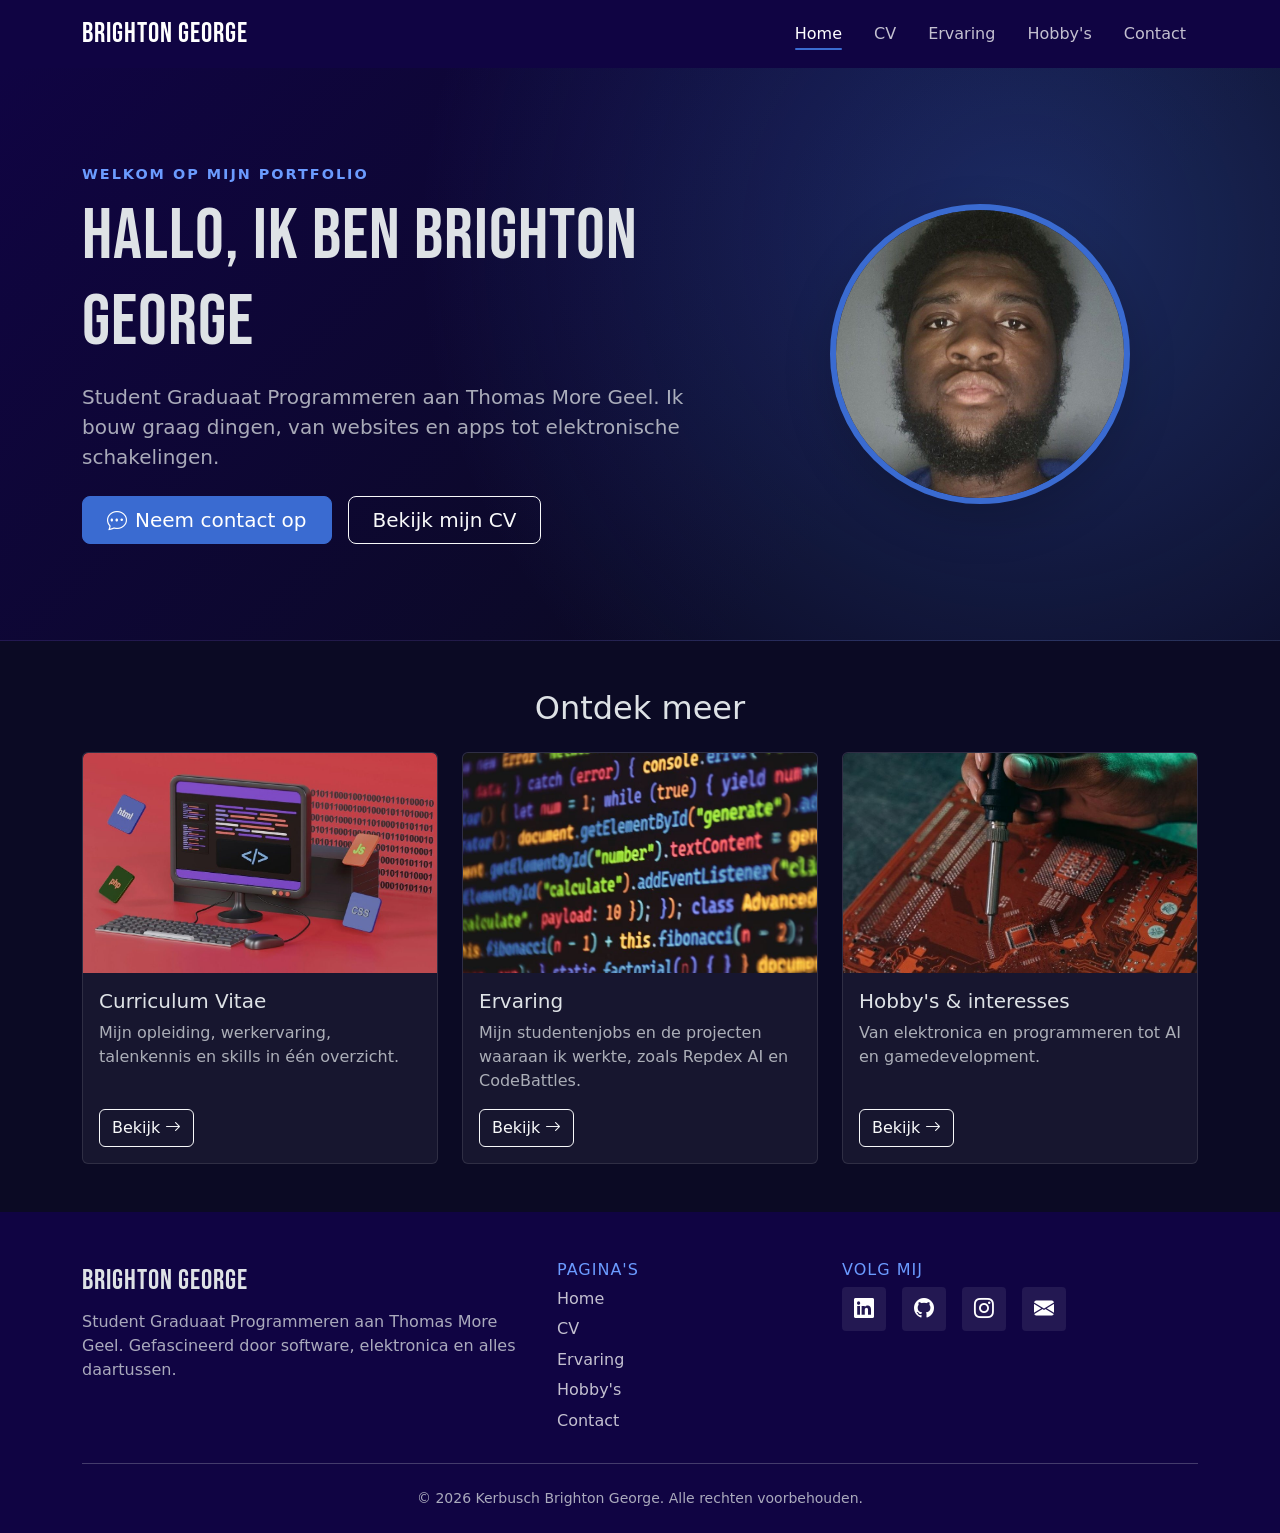
<file: index.html>
<!doctype html>
<html lang="nl" data-bs-theme="dark">
<head>
  <meta charset="UTF-8" />
  <meta name="viewport" content="width=device-width, initial-scale=1.0" />
  <meta name="description" content="Portfolio van Brighton George, student Graduaat Programmeren aan Thomas More Geel." />
  <meta name="author" content="Kerbusch Brighton George" />
  <meta name="keywords" content="Brighton George, portfolio, programmeren, Thomas More, webdevelopment, elektronica" />
  <meta name="theme-color" content="#100443" />
  <meta property="og:title" content="Home | Brighton George" />
  <meta property="og:description" content="Portfolio van Brighton George, student Graduaat Programmeren aan Thomas More Geel." />
  <meta property="og:type" content="website" />
  <title>Home | Brighton George</title>
  <link rel="icon" type="image/svg+xml" href="images/favicon.svg" />
  <link rel="stylesheet" href="vendor/bootstrap/css/bootstrap.min.css" />
  <link rel="stylesheet" href="vendor/bootstrap-icons/bootstrap-icons.min.css" />
  <link rel="preconnect" href="https://fonts.googleapis.com" />
  <link rel="preconnect" href="https://fonts.gstatic.com" crossorigin />
  <link rel="stylesheet" href="https://fonts.googleapis.com/css2?family=Bebas+Neue&display=swap" />
  <link rel="stylesheet" href="css/style.css" />
</head>
<body>
  <nav class="navbar navbar-expand-lg site-nav sticky-top" aria-label="Hoofdmenu">
    <div class="container">
      <a class="navbar-brand display-name fs-3" href="index.html">Brighton George</a>
      <button class="navbar-toggler" type="button" data-bs-toggle="collapse" data-bs-target="#mainNav"
        aria-controls="mainNav" aria-expanded="false" aria-label="Menu openen">
        <span class="navbar-toggler-icon"></span>
      </button>
      <div class="collapse navbar-collapse justify-content-end" id="mainNav">
        <ul class="navbar-nav gap-lg-2">
          <li class="nav-item"><a class="nav-link active" aria-current="page" href="index.html">Home</a></li>
          <li class="nav-item"><a class="nav-link" href="cv.html">CV</a></li>
          <li class="nav-item"><a class="nav-link" href="ervaring.html">Ervaring</a></li>
          <li class="nav-item"><a class="nav-link" href="hobbies.html">Hobby's</a></li>
          <li class="nav-item"><a class="nav-link" href="contact.html">Contact</a></li>
        </ul>
      </div>
    </div>
  </nav>

  <header class="hero">
    <div class="container py-5">
      <div class="row align-items-center g-4 g-lg-5 py-lg-5">
        <div class="col-lg-7 text-center text-lg-start order-2 order-lg-1">
          <p class="hero-label mb-2">Welkom op mijn portfolio</p>
          <h1 class="display-2 mb-3">Hallo, ik ben Brighton George</h1>
          <p class="lead text-body-secondary mb-4">Student Graduaat Programmeren aan Thomas More Geel. Ik bouw graag
            dingen, van websites en apps tot elektronische schakelingen.</p>
          <div class="d-flex flex-wrap gap-3 justify-content-center justify-content-lg-start">
            <a href="contact.html" class="btn btn-accent btn-lg px-4"><i class="bi bi-chat-dots me-2"></i>Neem contact op</a>
            <a href="cv.html" class="btn btn-outline-light btn-lg px-4">Bekijk mijn CV</a>
          </div>
        </div>
        <div class="col-lg-5 text-center order-1 order-lg-2">
          <img src="images/profiel.jpg" alt="Profielfoto van Brighton George" class="hero-img rounded-circle shadow-lg" width="300" height="300" />
        </div>
      </div>
    </div>
  </header>

  <main class="container py-5">
    <section aria-labelledby="ontdek-titel">
      <h2 id="ontdek-titel" class="text-center mb-4">Ontdek meer</h2>
      <div class="row row-cols-1 row-cols-md-3 g-4">
        <div class="col">
          <div class="card h-100">
            <a href="cv.html" class="card-img-link" aria-label="Naar Curriculum Vitae">
              <img src="images/webdev.jpg" class="card-img-top" alt="Curriculum Vitae" loading="lazy" />
            </a>
            <div class="card-body d-flex flex-column">
              <h2 class="h5 card-title">Curriculum Vitae</h2>
              <p class="card-text text-body-secondary">Mijn opleiding, werkervaring, talenkennis en skills in één overzicht.</p>
              <a href="cv.html" class="btn btn-outline-light mt-auto align-self-start">Bekijk <i class="bi bi-arrow-right"></i></a>
            </div>
          </div>
        </div>
        <div class="col">
          <div class="card h-100">
            <a href="ervaring.html" class="card-img-link" aria-label="Naar Ervaring">
              <img src="images/programmeren.jpg" class="card-img-top" alt="Ervaring" loading="lazy" />
            </a>
            <div class="card-body d-flex flex-column">
              <h2 class="h5 card-title">Ervaring</h2>
              <p class="card-text text-body-secondary">Mijn studentenjobs en de projecten waaraan ik werkte, zoals Repdex AI en CodeBattles.</p>
              <a href="ervaring.html" class="btn btn-outline-light mt-auto align-self-start">Bekijk <i class="bi bi-arrow-right"></i></a>
            </div>
          </div>
        </div>
        <div class="col">
          <div class="card h-100">
            <a href="hobbies.html" class="card-img-link" aria-label="Naar Hobby's & interesses">
              <img src="images/elektronica.jpg" class="card-img-top" alt="Hobby's & interesses" loading="lazy" />
            </a>
            <div class="card-body d-flex flex-column">
              <h2 class="h5 card-title">Hobby's & interesses</h2>
              <p class="card-text text-body-secondary">Van elektronica en programmeren tot AI en gamedevelopment.</p>
              <a href="hobbies.html" class="btn btn-outline-light mt-auto align-self-start">Bekijk <i class="bi bi-arrow-right"></i></a>
            </div>
          </div>
        </div>
      </div>
    </section>
  </main>

  <footer class="site-footer pt-5 pb-4 mt-auto">
    <div class="container">
      <div class="row g-4">
        <div class="col-md-5">
          <p class="display-name fs-3 mb-2">Brighton George</p>
          <p class="text-body-secondary mb-0">Student Graduaat Programmeren aan Thomas More Geel. Gefascineerd door
            software, elektronica en alles daartussen.</p>
        </div>
        <div class="col-6 col-md-3">
          <h2 class="h6 text-uppercase footer-title">Pagina's</h2>
          <ul class="list-unstyled footer-links mb-0">
            <li><a href="index.html">Home</a></li>
            <li><a href="cv.html">CV</a></li>
            <li><a href="ervaring.html">Ervaring</a></li>
            <li><a href="hobbies.html">Hobby's</a></li>
            <li><a href="contact.html">Contact</a></li>
          </ul>
        </div>
        <div class="col-6 col-md-4">
          <h2 class="h6 text-uppercase footer-title">Volg mij</h2>
          <div class="d-flex gap-3 social-icons">
            <a href="https://www.linkedin.com/" target="_blank" rel="noopener" aria-label="LinkedIn"><i class="bi bi-linkedin"></i></a>
            <a href="https://github.com/" target="_blank" rel="noopener" aria-label="GitHub"><i class="bi bi-github"></i></a>
            <a href="https://www.instagram.com/" target="_blank" rel="noopener" aria-label="Instagram"><i class="bi bi-instagram"></i></a>
            <a href="mailto:brighton-george@outlook.com" aria-label="E-mail"><i class="bi bi-envelope-fill"></i></a>
          </div>
        </div>
      </div>
      <hr class="my-4" />
      <p class="small text-body-secondary text-center mb-0">&copy; <span id="year">2026</span> Kerbusch Brighton George. Alle rechten voorbehouden.</p>
    </div>
  </footer>

  <script src="vendor/bootstrap/js/bootstrap.bundle.min.js"></script>
  <script src="js/script.js"></script>
</body>
</html>
</file>
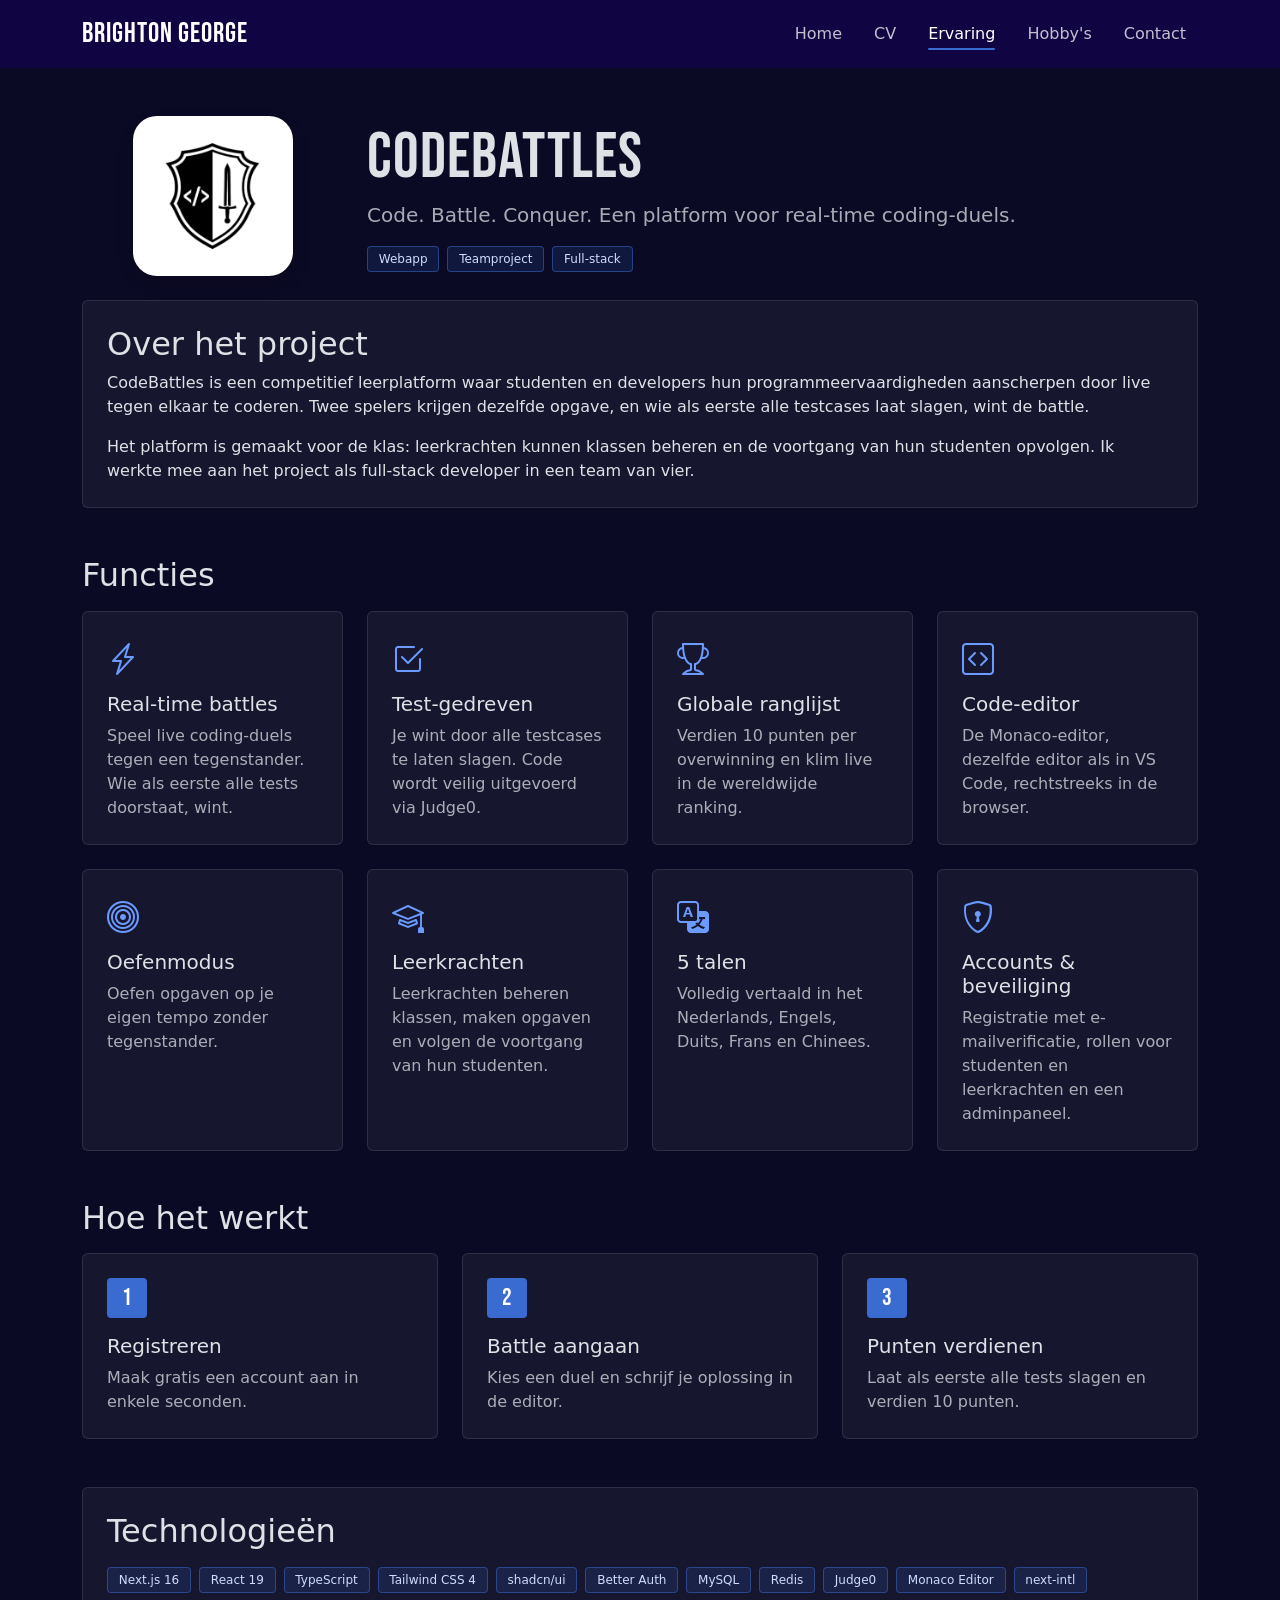
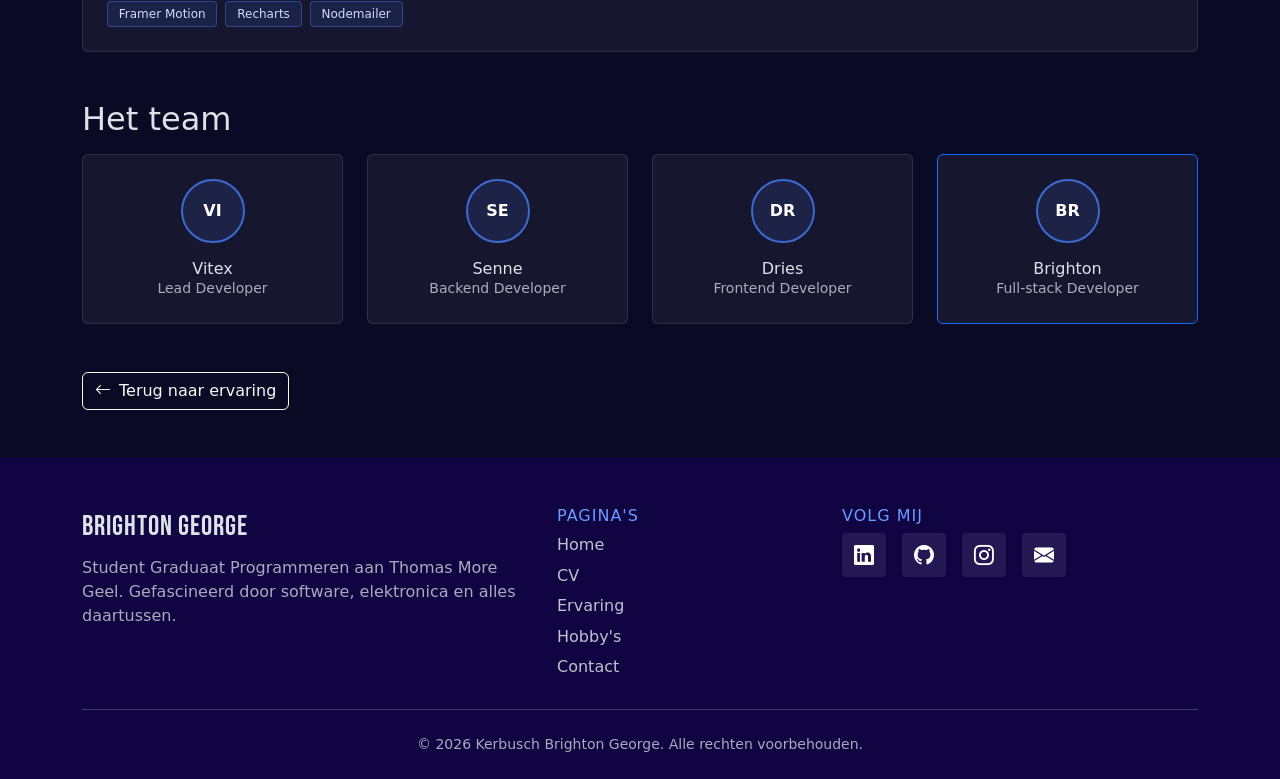
<file: codebattles.html>
<!doctype html>
<html lang="nl" data-bs-theme="dark">
<head>
  <meta charset="UTF-8" />
  <meta name="viewport" content="width=device-width, initial-scale=1.0" />
  <meta name="description" content="CodeBattles: een platform voor real-time coding-duels, met Brighton George als full-stack developer." />
  <meta name="author" content="Kerbusch Brighton George" />
  <meta name="keywords" content="Brighton George, portfolio, programmeren, Thomas More, webdevelopment, elektronica" />
  <meta name="theme-color" content="#100443" />
  <meta property="og:title" content="CodeBattles | Brighton George" />
  <meta property="og:description" content="CodeBattles: een platform voor real-time coding-duels, met Brighton George als full-stack developer." />
  <meta property="og:type" content="website" />
  <title>CodeBattles | Brighton George</title>
  <link rel="icon" type="image/svg+xml" href="images/favicon.svg" />
  <link rel="stylesheet" href="vendor/bootstrap/css/bootstrap.min.css" />
  <link rel="stylesheet" href="vendor/bootstrap-icons/bootstrap-icons.min.css" />
  <link rel="preconnect" href="https://fonts.googleapis.com" />
  <link rel="preconnect" href="https://fonts.gstatic.com" crossorigin />
  <link rel="stylesheet" href="https://fonts.googleapis.com/css2?family=Bebas+Neue&display=swap" />
  <link rel="stylesheet" href="css/style.css" />
</head>
<body>
  <nav class="navbar navbar-expand-lg site-nav sticky-top" aria-label="Hoofdmenu">
    <div class="container">
      <a class="navbar-brand display-name fs-3" href="index.html">Brighton George</a>
      <button class="navbar-toggler" type="button" data-bs-toggle="collapse" data-bs-target="#mainNav"
        aria-controls="mainNav" aria-expanded="false" aria-label="Menu openen">
        <span class="navbar-toggler-icon"></span>
      </button>
      <div class="collapse navbar-collapse justify-content-end" id="mainNav">
        <ul class="navbar-nav gap-lg-2">
          <li class="nav-item"><a class="nav-link" href="index.html">Home</a></li>
          <li class="nav-item"><a class="nav-link" href="cv.html">CV</a></li>
          <li class="nav-item"><a class="nav-link active" aria-current="page" href="ervaring.html">Ervaring</a></li>
          <li class="nav-item"><a class="nav-link" href="hobbies.html">Hobby's</a></li>
          <li class="nav-item"><a class="nav-link" href="contact.html">Contact</a></li>
        </ul>
      </div>
    </div>
  </nav>

  <header class="container pt-5 pb-4">
    <div class="row align-items-center g-4 text-center text-md-start">
      <div class="col-md-3 text-center">
        <img src="images/codebattles_logo.png" alt="CodeBattles logo" class="project-logo shadow" width="160" height="160" />
      </div>
      <div class="col-md-9">
        <h1 class="display-3 mb-1">CodeBattles</h1>
        <p class="lead text-body-secondary mb-3">Code. Battle. Conquer. Een platform voor real-time coding-duels.</p>
        <div class="d-flex flex-wrap gap-2 justify-content-center justify-content-md-start">
          <span class="badge tech-badge">Webapp</span>
          <span class="badge tech-badge">Teamproject</span>
          <span class="badge tech-badge">Full-stack</span>
        </div>
      </div>
    </div>
  </header>

  <main class="container pb-5">
    <section class="mb-5">
      <div class="card p-4">
        <h2>Over het project</h2>
        <p>CodeBattles is een competitief leerplatform waar studenten en developers hun programmeervaardigheden
          aanscherpen door live tegen elkaar te coderen. Twee spelers krijgen dezelfde opgave, en wie als eerste alle
          testcases laat slagen, wint de battle.</p>
        <p class="mb-0">Het platform is gemaakt voor de klas: leerkrachten kunnen klassen beheren en de voortgang van
          hun studenten opvolgen. Ik werkte mee aan het project als full-stack developer in een team van vier.</p>
      </div>
    </section>

    <section class="mb-5">
      <h2 class="mb-3">Functies</h2>
      <div class="row row-cols-1 row-cols-md-2 row-cols-lg-4 g-4">
        <div class="col">
          <div class="card h-100 p-4">
            <i class="bi bi-lightning-charge fs-2 mb-2 accent-icon"></i>
            <h3 class="h5">Real-time battles</h3>
            <p class="mb-0 text-body-secondary">Speel live coding-duels tegen een tegenstander. Wie als eerste alle tests doorstaat, wint.</p>
          </div>
        </div>
        <div class="col">
          <div class="card h-100 p-4">
            <i class="bi bi-check2-square fs-2 mb-2 accent-icon"></i>
            <h3 class="h5">Test-gedreven</h3>
            <p class="mb-0 text-body-secondary">Je wint door alle testcases te laten slagen. Code wordt veilig uitgevoerd via Judge0.</p>
          </div>
        </div>
        <div class="col">
          <div class="card h-100 p-4">
            <i class="bi bi-trophy fs-2 mb-2 accent-icon"></i>
            <h3 class="h5">Globale ranglijst</h3>
            <p class="mb-0 text-body-secondary">Verdien 10 punten per overwinning en klim live in de wereldwijde ranking.</p>
          </div>
        </div>
        <div class="col">
          <div class="card h-100 p-4">
            <i class="bi bi-code-square fs-2 mb-2 accent-icon"></i>
            <h3 class="h5">Code-editor</h3>
            <p class="mb-0 text-body-secondary">De Monaco-editor, dezelfde editor als in VS Code, rechtstreeks in de browser.</p>
          </div>
        </div>
        <div class="col">
          <div class="card h-100 p-4">
            <i class="bi bi-bullseye fs-2 mb-2 accent-icon"></i>
            <h3 class="h5">Oefenmodus</h3>
            <p class="mb-0 text-body-secondary">Oefen opgaven op je eigen tempo zonder tegenstander.</p>
          </div>
        </div>
        <div class="col">
          <div class="card h-100 p-4">
            <i class="bi bi-mortarboard fs-2 mb-2 accent-icon"></i>
            <h3 class="h5">Leerkrachten</h3>
            <p class="mb-0 text-body-secondary">Leerkrachten beheren klassen, maken opgaven en volgen de voortgang van hun studenten.</p>
          </div>
        </div>
        <div class="col">
          <div class="card h-100 p-4">
            <i class="bi bi-translate fs-2 mb-2 accent-icon"></i>
            <h3 class="h5">5 talen</h3>
            <p class="mb-0 text-body-secondary">Volledig vertaald in het Nederlands, Engels, Duits, Frans en Chinees.</p>
          </div>
        </div>
        <div class="col">
          <div class="card h-100 p-4">
            <i class="bi bi-shield-lock fs-2 mb-2 accent-icon"></i>
            <h3 class="h5">Accounts & beveiliging</h3>
            <p class="mb-0 text-body-secondary">Registratie met e-mailverificatie, rollen voor studenten en leerkrachten en een adminpaneel.</p>
          </div>
        </div>
      </div>
    </section>

    <section class="mb-5">
      <h2 class="mb-3">Hoe het werkt</h2>
      <div class="row g-4">
        <div class="col-md-4">
          <div class="card h-100 p-4">
            <span class="step-nr mb-3">1</span>
            <h3 class="h5">Registreren</h3>
            <p class="mb-0 text-body-secondary">Maak gratis een account aan in enkele seconden.</p>
          </div>
        </div>
        <div class="col-md-4">
          <div class="card h-100 p-4">
            <span class="step-nr mb-3">2</span>
            <h3 class="h5">Battle aangaan</h3>
            <p class="mb-0 text-body-secondary">Kies een duel en schrijf je oplossing in de editor.</p>
          </div>
        </div>
        <div class="col-md-4">
          <div class="card h-100 p-4">
            <span class="step-nr mb-3">3</span>
            <h3 class="h5">Punten verdienen</h3>
            <p class="mb-0 text-body-secondary">Laat als eerste alle tests slagen en verdien 10 punten.</p>
          </div>
        </div>
      </div>
    </section>

    <section class="mb-5">
      <div class="card p-4">
        <h2 class="mb-3">Technologieën</h2>
        <div class="d-flex flex-wrap gap-2">
          <span class="badge tech-badge">Next.js 16</span>
          <span class="badge tech-badge">React 19</span>
          <span class="badge tech-badge">TypeScript</span>
          <span class="badge tech-badge">Tailwind CSS 4</span>
          <span class="badge tech-badge">shadcn/ui</span>
          <span class="badge tech-badge">Better Auth</span>
          <span class="badge tech-badge">MySQL</span>
          <span class="badge tech-badge">Redis</span>
          <span class="badge tech-badge">Judge0</span>
          <span class="badge tech-badge">Monaco Editor</span>
          <span class="badge tech-badge">next-intl</span>
          <span class="badge tech-badge">Framer Motion</span>
          <span class="badge tech-badge">Recharts</span>
          <span class="badge tech-badge">Nodemailer</span>
        </div>
      </div>
    </section>

    <section class="mb-5">
      <h2 class="mb-3">Het team</h2>
      <div class="row g-4">
        <div class="col-6 col-md-3">
          <div class="card h-100 p-4 text-center">
            <span class="avatar mx-auto mb-3">VI</span>
            <h3 class="h6 mb-0">Vitex</h3>
            <p class="small text-body-secondary mb-0">Lead Developer</p>
          </div>
        </div>
        <div class="col-6 col-md-3">
          <div class="card h-100 p-4 text-center">
            <span class="avatar mx-auto mb-3">SE</span>
            <h3 class="h6 mb-0">Senne</h3>
            <p class="small text-body-secondary mb-0">Backend Developer</p>
          </div>
        </div>
        <div class="col-6 col-md-3">
          <div class="card h-100 p-4 text-center">
            <span class="avatar mx-auto mb-3">DR</span>
            <h3 class="h6 mb-0">Dries</h3>
            <p class="small text-body-secondary mb-0">Frontend Developer</p>
          </div>
        </div>
        <div class="col-6 col-md-3">
          <div class="card h-100 p-4 text-center border-primary">
            <span class="avatar mx-auto mb-3">BR</span>
            <h3 class="h6 mb-0">Brighton</h3>
            <p class="small text-body-secondary mb-0">Full-stack Developer</p>
          </div>
        </div>
      </div>
    </section>

    <a href="ervaring.html" class="btn btn-outline-light"><i class="bi bi-arrow-left me-2"></i>Terug naar ervaring</a>
  </main>

  <footer class="site-footer pt-5 pb-4 mt-auto">
    <div class="container">
      <div class="row g-4">
        <div class="col-md-5">
          <p class="display-name fs-3 mb-2">Brighton George</p>
          <p class="text-body-secondary mb-0">Student Graduaat Programmeren aan Thomas More Geel. Gefascineerd door
            software, elektronica en alles daartussen.</p>
        </div>
        <div class="col-6 col-md-3">
          <h2 class="h6 text-uppercase footer-title">Pagina's</h2>
          <ul class="list-unstyled footer-links mb-0">
            <li><a href="index.html">Home</a></li>
            <li><a href="cv.html">CV</a></li>
            <li><a href="ervaring.html">Ervaring</a></li>
            <li><a href="hobbies.html">Hobby's</a></li>
            <li><a href="contact.html">Contact</a></li>
          </ul>
        </div>
        <div class="col-6 col-md-4">
          <h2 class="h6 text-uppercase footer-title">Volg mij</h2>
          <div class="d-flex gap-3 social-icons">
            <a href="https://www.linkedin.com/" target="_blank" rel="noopener" aria-label="LinkedIn"><i class="bi bi-linkedin"></i></a>
            <a href="https://github.com/" target="_blank" rel="noopener" aria-label="GitHub"><i class="bi bi-github"></i></a>
            <a href="https://www.instagram.com/" target="_blank" rel="noopener" aria-label="Instagram"><i class="bi bi-instagram"></i></a>
            <a href="mailto:brighton-george@outlook.com" aria-label="E-mail"><i class="bi bi-envelope-fill"></i></a>
          </div>
        </div>
      </div>
      <hr class="my-4" />
      <p class="small text-body-secondary text-center mb-0">&copy; <span id="year">2026</span> Kerbusch Brighton George. Alle rechten voorbehouden.</p>
    </div>
  </footer>

  <script src="vendor/bootstrap/js/bootstrap.bundle.min.js"></script>
  <script src="js/script.js"></script>
</body>
</html>
</file>
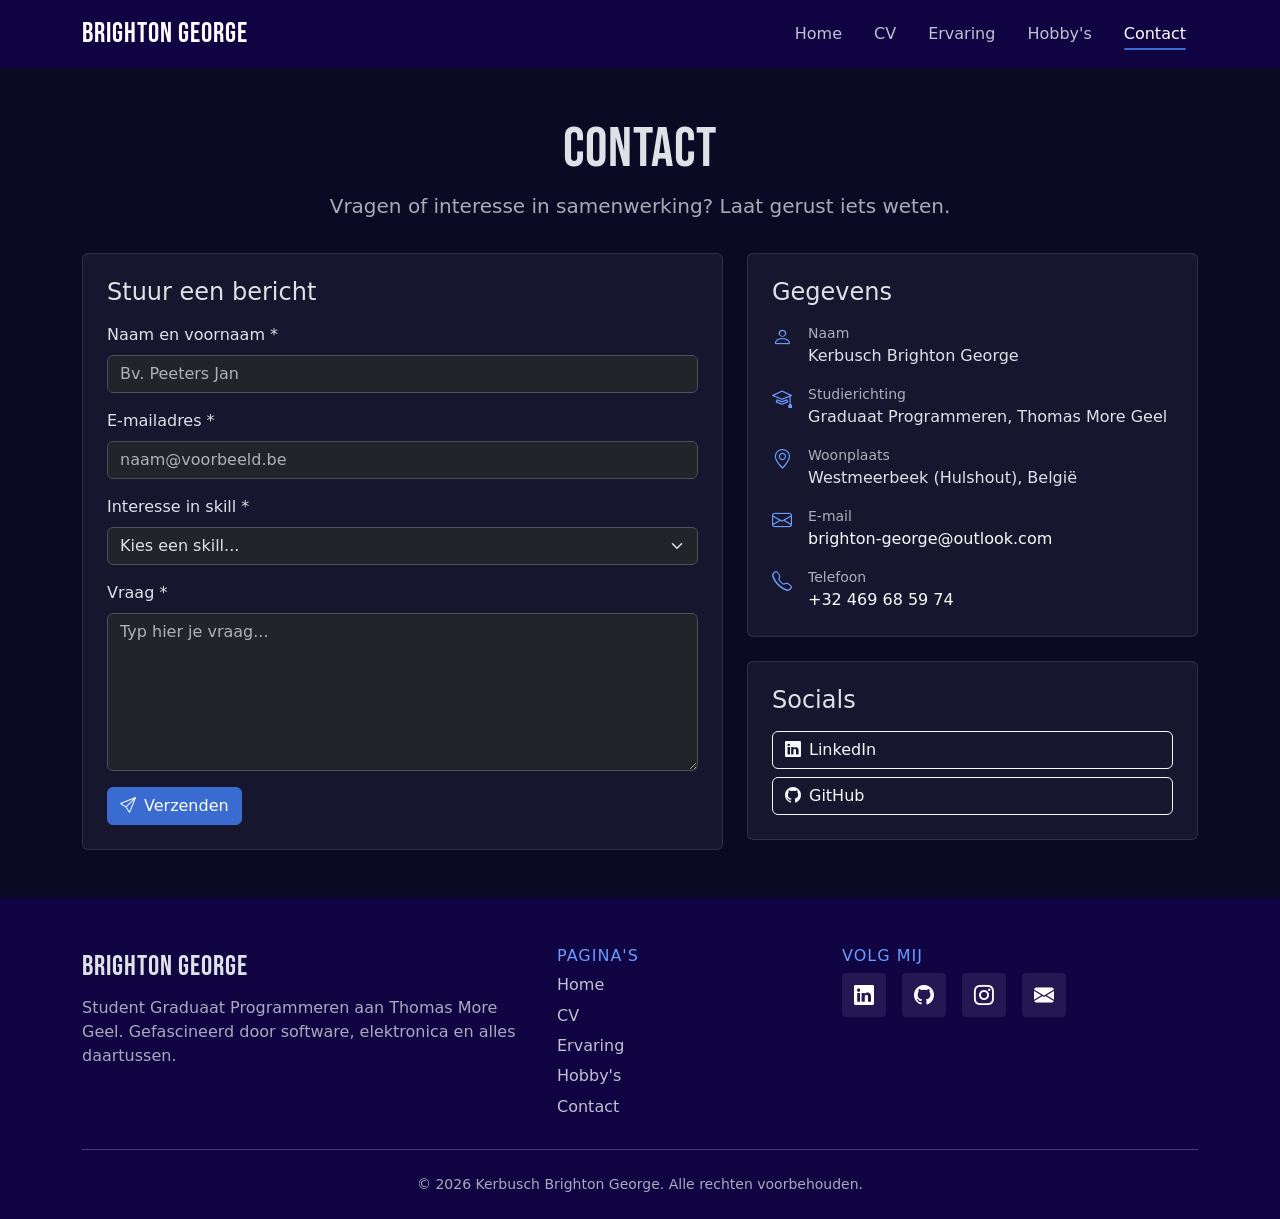
<file: contact.html>
<!doctype html>
<html lang="nl" data-bs-theme="dark">
<head>
  <meta charset="UTF-8" />
  <meta name="viewport" content="width=device-width, initial-scale=1.0" />
  <meta name="description" content="Neem contact op met Brighton George via het contactformulier, e-mail of telefoon." />
  <meta name="author" content="Kerbusch Brighton George" />
  <meta name="keywords" content="Brighton George, portfolio, programmeren, Thomas More, webdevelopment, elektronica" />
  <meta name="theme-color" content="#100443" />
  <meta property="og:title" content="Contact | Brighton George" />
  <meta property="og:description" content="Neem contact op met Brighton George via het contactformulier, e-mail of telefoon." />
  <meta property="og:type" content="website" />
  <title>Contact | Brighton George</title>
  <link rel="icon" type="image/svg+xml" href="images/favicon.svg" />
  <link rel="stylesheet" href="vendor/bootstrap/css/bootstrap.min.css" />
  <link rel="stylesheet" href="vendor/bootstrap-icons/bootstrap-icons.min.css" />
  <link rel="preconnect" href="https://fonts.googleapis.com" />
  <link rel="preconnect" href="https://fonts.gstatic.com" crossorigin />
  <link rel="stylesheet" href="https://fonts.googleapis.com/css2?family=Bebas+Neue&display=swap" />
  <link rel="stylesheet" href="css/style.css" />
</head>
<body>
  <nav class="navbar navbar-expand-lg site-nav sticky-top" aria-label="Hoofdmenu">
    <div class="container">
      <a class="navbar-brand display-name fs-3" href="index.html">Brighton George</a>
      <button class="navbar-toggler" type="button" data-bs-toggle="collapse" data-bs-target="#mainNav"
        aria-controls="mainNav" aria-expanded="false" aria-label="Menu openen">
        <span class="navbar-toggler-icon"></span>
      </button>
      <div class="collapse navbar-collapse justify-content-end" id="mainNav">
        <ul class="navbar-nav gap-lg-2">
          <li class="nav-item"><a class="nav-link" href="index.html">Home</a></li>
          <li class="nav-item"><a class="nav-link" href="cv.html">CV</a></li>
          <li class="nav-item"><a class="nav-link" href="ervaring.html">Ervaring</a></li>
          <li class="nav-item"><a class="nav-link" href="hobbies.html">Hobby's</a></li>
          <li class="nav-item"><a class="nav-link active" aria-current="page" href="contact.html">Contact</a></li>
        </ul>
      </div>
    </div>
  </nav>

  <header class="container text-center pt-5 pb-3">
    <h1 class="display-4">Contact</h1>
    <p class="lead text-body-secondary">Vragen of interesse in samenwerking? Laat gerust iets weten.</p>
  </header>

  <main class="container pb-5">
    <div class="row g-4">
      <section class="col-lg-7" aria-labelledby="form-titel">
        <div class="card p-4 h-100">
          <h2 id="form-titel" class="h4 mb-3">Stuur een bericht</h2>
          <form action="https://tm-statweb.be/forms.php" method="post" class="needs-validation" novalidate>
            <div class="row g-3">
              <div class="col-12">
                <label for="naam" class="form-label">Naam en voornaam *</label>
                <input type="text" class="form-control" id="naam" name="naam" placeholder="Bv. Peeters Jan"
                  autocomplete="name" minlength="2" required />
                <div class="invalid-feedback">Vul je naam en voornaam in.</div>
              </div>
              <div class="col-12">
                <label for="email" class="form-label">E-mailadres *</label>
                <input type="email" class="form-control" id="email" name="email" placeholder="naam@voorbeeld.be"
                  autocomplete="email" required />
                <div class="invalid-feedback">Vul een geldig e-mailadres in.</div>
              </div>
              <div class="col-12">
                <label for="skill" class="form-label">Interesse in skill *</label>
                <select class="form-select" id="skill" name="skill" required>
                  <option value="" selected disabled>Kies een skill...</option>
                  <option value="html-css">HTML &amp; CSS</option>
                  <option value="javascript">JavaScript</option>
                  <option value="bootstrap">Bootstrap</option>
                  <option value="java">Java</option>
                  <option value="mysql">MySQL / databases</option>
                  <option value="react">React</option>
                  <option value="elektronica">Elektronica</option>
                </select>
                <div class="invalid-feedback">Kies een skill.</div>
              </div>
              <div class="col-12">
                <label for="vraag" class="form-label">Vraag *</label>
                <textarea class="form-control" id="vraag" name="vraag" rows="6" placeholder="Typ hier je vraag..."
                  minlength="10" required></textarea>
                <div class="invalid-feedback">Je vraag moet minstens 10 tekens bevatten.</div>
              </div>
              <div class="col-12">
                <button type="submit" class="btn btn-accent"><i class="bi bi-send me-2"></i>Verzenden</button>
              </div>
            </div>
          </form>
        </div>
      </section>

      <aside class="col-lg-5 d-flex flex-column gap-4">
        <section class="card p-4" aria-labelledby="geg-titel">
          <h2 id="geg-titel" class="h4 mb-3">Gegevens</h2>
          <ul class="list-unstyled contact-list mb-0">
            <li><i class="bi bi-person"></i><div><span class="small text-body-secondary d-block">Naam</span>Kerbusch Brighton George</div></li>
            <li><i class="bi bi-mortarboard"></i><div><span class="small text-body-secondary d-block">Studierichting</span>Graduaat Programmeren, Thomas More Geel</div></li>
            <li><i class="bi bi-geo-alt"></i><div><span class="small text-body-secondary d-block">Woonplaats</span>Westmeerbeek (Hulshout), België</div></li>
            <li><i class="bi bi-envelope"></i><div><span class="small text-body-secondary d-block">E-mail</span><a href="mailto:brighton-george@outlook.com" class="link-light text-decoration-none">brighton-george@outlook.com</a></div></li>
            <li><i class="bi bi-telephone"></i><div><span class="small text-body-secondary d-block">Telefoon</span><a href="tel:+32469685974" class="link-light text-decoration-none">+32 469 68 59 74</a></div></li>
          </ul>
        </section>
        <section class="card p-4" aria-labelledby="soc-titel">
          <h2 id="soc-titel" class="h4 mb-3">Socials</h2>
          <div class="d-grid gap-2">
            <a href="https://www.linkedin.com/" target="_blank" rel="noopener" class="btn btn-outline-light text-start"><i class="bi bi-linkedin me-2"></i>LinkedIn</a>
            <a href="https://github.com/" target="_blank" rel="noopener" class="btn btn-outline-light text-start"><i class="bi bi-github me-2"></i>GitHub</a>
          </div>
        </section>
      </aside>
    </div>
  </main>

  <footer class="site-footer pt-5 pb-4 mt-auto">
    <div class="container">
      <div class="row g-4">
        <div class="col-md-5">
          <p class="display-name fs-3 mb-2">Brighton George</p>
          <p class="text-body-secondary mb-0">Student Graduaat Programmeren aan Thomas More Geel. Gefascineerd door
            software, elektronica en alles daartussen.</p>
        </div>
        <div class="col-6 col-md-3">
          <h2 class="h6 text-uppercase footer-title">Pagina's</h2>
          <ul class="list-unstyled footer-links mb-0">
            <li><a href="index.html">Home</a></li>
            <li><a href="cv.html">CV</a></li>
            <li><a href="ervaring.html">Ervaring</a></li>
            <li><a href="hobbies.html">Hobby's</a></li>
            <li><a href="contact.html">Contact</a></li>
          </ul>
        </div>
        <div class="col-6 col-md-4">
          <h2 class="h6 text-uppercase footer-title">Volg mij</h2>
          <div class="d-flex gap-3 social-icons">
            <a href="https://www.linkedin.com/" target="_blank" rel="noopener" aria-label="LinkedIn"><i class="bi bi-linkedin"></i></a>
            <a href="https://github.com/" target="_blank" rel="noopener" aria-label="GitHub"><i class="bi bi-github"></i></a>
            <a href="https://www.instagram.com/" target="_blank" rel="noopener" aria-label="Instagram"><i class="bi bi-instagram"></i></a>
            <a href="mailto:brighton-george@outlook.com" aria-label="E-mail"><i class="bi bi-envelope-fill"></i></a>
          </div>
        </div>
      </div>
      <hr class="my-4" />
      <p class="small text-body-secondary text-center mb-0">&copy; <span id="year">2026</span> Kerbusch Brighton George. Alle rechten voorbehouden.</p>
    </div>
  </footer>

  <script src="vendor/bootstrap/js/bootstrap.bundle.min.js"></script>
  <script src="js/script.js"></script>
</body>
</html>
</file>
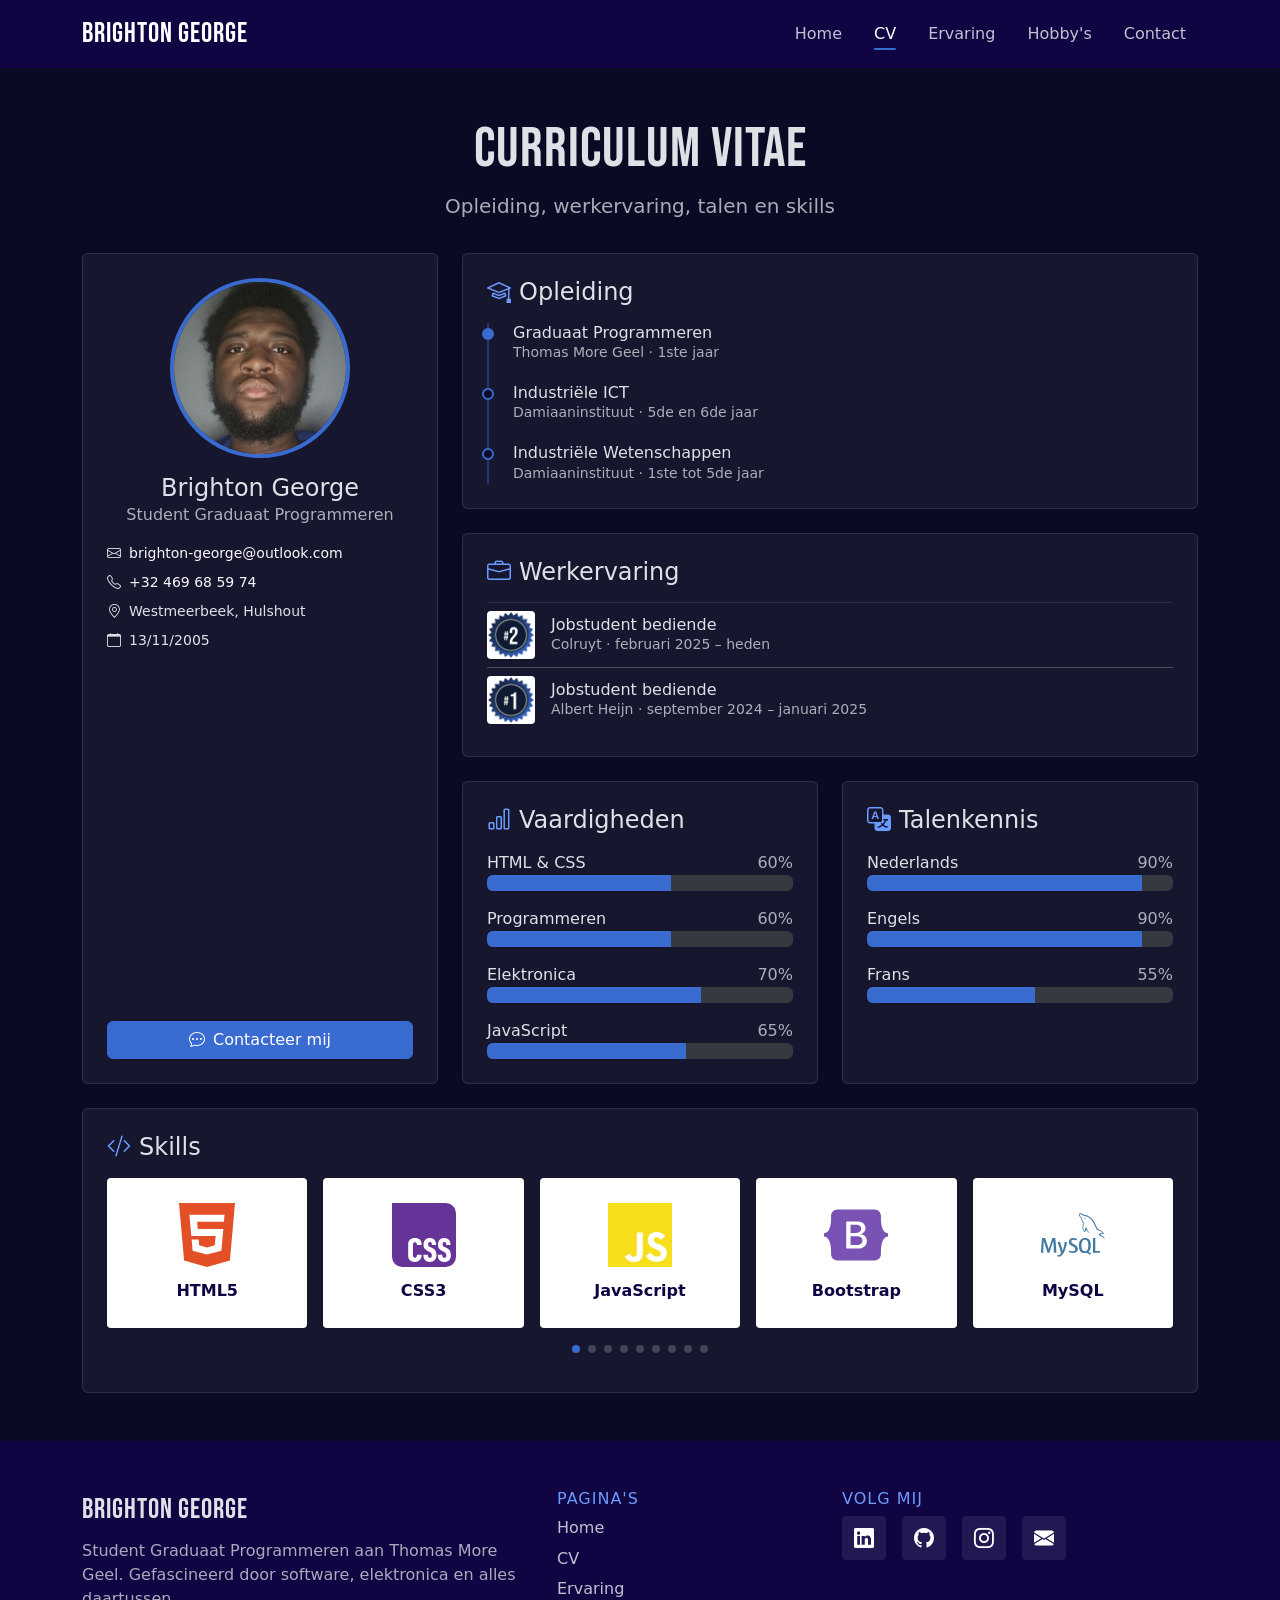
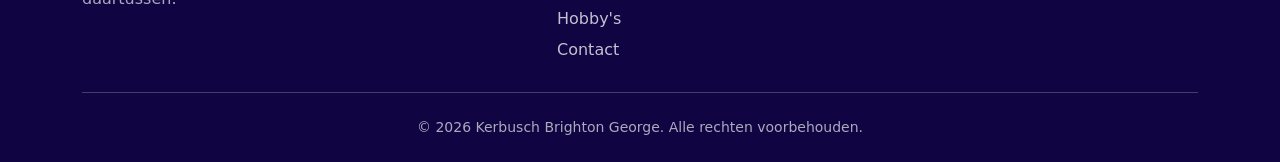
<file: cv.html>
<!doctype html>
<html lang="nl" data-bs-theme="dark">
<head>
  <meta charset="UTF-8" />
  <meta name="viewport" content="width=device-width, initial-scale=1.0" />
  <meta name="description" content="Curriculum vitae van Brighton George: opleiding, werkervaring, talenkennis en skills." />
  <meta name="author" content="Kerbusch Brighton George" />
  <meta name="keywords" content="Brighton George, portfolio, programmeren, Thomas More, webdevelopment, elektronica" />
  <meta name="theme-color" content="#100443" />
  <meta property="og:title" content="CV | Brighton George" />
  <meta property="og:description" content="Curriculum vitae van Brighton George: opleiding, werkervaring, talenkennis en skills." />
  <meta property="og:type" content="website" />
  <title>CV | Brighton George</title>
  <link rel="icon" type="image/svg+xml" href="images/favicon.svg" />
  <link rel="stylesheet" href="vendor/bootstrap/css/bootstrap.min.css" />
  <link rel="stylesheet" href="vendor/bootstrap-icons/bootstrap-icons.min.css" />
  <link rel="stylesheet" href="vendor/swiper/swiper-bundle.min.css" />
  <link rel="preconnect" href="https://fonts.googleapis.com" />
  <link rel="preconnect" href="https://fonts.gstatic.com" crossorigin />
  <link rel="stylesheet" href="https://fonts.googleapis.com/css2?family=Bebas+Neue&display=swap" />
  <link rel="stylesheet" href="css/style.css" />
</head>
<body>
  <nav class="navbar navbar-expand-lg site-nav sticky-top" aria-label="Hoofdmenu">
    <div class="container">
      <a class="navbar-brand display-name fs-3" href="index.html">Brighton George</a>
      <button class="navbar-toggler" type="button" data-bs-toggle="collapse" data-bs-target="#mainNav"
        aria-controls="mainNav" aria-expanded="false" aria-label="Menu openen">
        <span class="navbar-toggler-icon"></span>
      </button>
      <div class="collapse navbar-collapse justify-content-end" id="mainNav">
        <ul class="navbar-nav gap-lg-2">
          <li class="nav-item"><a class="nav-link" href="index.html">Home</a></li>
          <li class="nav-item"><a class="nav-link active" aria-current="page" href="cv.html">CV</a></li>
          <li class="nav-item"><a class="nav-link" href="ervaring.html">Ervaring</a></li>
          <li class="nav-item"><a class="nav-link" href="hobbies.html">Hobby's</a></li>
          <li class="nav-item"><a class="nav-link" href="contact.html">Contact</a></li>
        </ul>
      </div>
    </div>
  </nav>

  <header class="container text-center pt-5 pb-3">
    <h1 class="display-4">Curriculum Vitae</h1>
    <p class="lead text-body-secondary">Opleiding, werkervaring, talen en skills</p>
  </header>

  <main class="container pb-5">
    <div class="row g-4">
      <aside class="col-lg-4">
        <div class="card p-4 text-center h-100">
          <img src="images/profiel.jpg" alt="Foto van Brighton George" class="rounded-circle profile-img mx-auto mb-3" width="180" height="180" />
          <h2 class="h4 mb-0">Brighton George</h2>
          <p class="text-body-secondary">Student Graduaat Programmeren</p>
          <ul class="list-unstyled text-start small mb-4">
            <li class="mb-2"><i class="bi bi-envelope me-2"></i><a href="mailto:brighton-george@outlook.com" class="link-light text-decoration-none">brighton-george@outlook.com</a></li>
            <li class="mb-2"><i class="bi bi-telephone me-2"></i><a href="tel:+32469685974" class="link-light text-decoration-none">+32 469 68 59 74</a></li>
            <li class="mb-2"><i class="bi bi-geo-alt me-2"></i>Westmeerbeek, Hulshout</li>
            <li class="mb-2"><i class="bi bi-calendar me-2"></i>13/11/2005</li>
          </ul>
          <a href="contact.html" class="btn btn-accent mt-auto"><i class="bi bi-chat-dots me-2"></i>Contacteer mij</a>
        </div>
      </aside>

      <div class="col-lg-8 d-flex flex-column gap-4">
        <section class="card p-4" aria-labelledby="opl-titel">
          <h2 id="opl-titel" class="h4 mb-3"><i class="bi bi-mortarboard me-2 accent-icon"></i>Opleiding</h2>
          <ul class="timeline list-unstyled mb-0">
              <li class="timeline-item current">
                <h3 class="h6 mb-0">Graduaat Programmeren</h3>
                <p class="small text-body-secondary mb-0">Thomas More Geel · 1ste jaar</p>
              </li>
              <li class="timeline-item">
                <h3 class="h6 mb-0">Industriële ICT</h3>
                <p class="small text-body-secondary mb-0">Damiaaninstituut · 5de en 6de jaar</p>
              </li>
              <li class="timeline-item">
                <h3 class="h6 mb-0">Industriële Wetenschappen</h3>
                <p class="small text-body-secondary mb-0">Damiaaninstituut · 1ste tot 5de jaar</p>
              </li>
          </ul>
        </section>

        <section class="card p-4" aria-labelledby="werk-titel">
          <h2 id="werk-titel" class="h4 mb-3"><i class="bi bi-briefcase me-2 accent-icon"></i>Werkervaring</h2>
          <div class="list-group list-group-flush">
            <div class="list-group-item bg-transparent px-0 d-flex gap-3 align-items-center">
              <img src="images/badge_2.jpg" alt="" class="badge-logo" width="48" height="48" />
              <div>
                <h3 class="h6 mb-0">Jobstudent bediende</h3>
                <p class="small text-body-secondary mb-0">Colruyt · februari 2025 – heden</p>
              </div>
            </div>
            <div class="list-group-item bg-transparent px-0 d-flex gap-3 align-items-center">
              <img src="images/badge_1.jpg" alt="" class="badge-logo" width="48" height="48" />
              <div>
                <h3 class="h6 mb-0">Jobstudent bediende</h3>
                <p class="small text-body-secondary mb-0">Albert Heijn · september 2024 – januari 2025</p>
              </div>
            </div>
          </div>
        </section>

        <div class="row g-4">
          <section class="col-md-6" aria-labelledby="vaard-titel">
            <div class="card p-4 h-100">
              <h2 id="vaard-titel" class="h4 mb-3"><i class="bi bi-bar-chart me-2 accent-icon"></i>Vaardigheden</h2>
              <div class="d-flex justify-content-between"><span>HTML & CSS</span><span class="text-body-secondary">60%</span></div>
              <div class="progress mb-3" role="progressbar" aria-label="HTML & CSS" aria-valuenow="60" aria-valuemin="0" aria-valuemax="100">
                <div class="progress-bar" style="width: 60%"></div>
              </div>
              <div class="d-flex justify-content-between"><span>Programmeren</span><span class="text-body-secondary">60%</span></div>
              <div class="progress mb-3" role="progressbar" aria-label="Programmeren" aria-valuenow="60" aria-valuemin="0" aria-valuemax="100">
                <div class="progress-bar" style="width: 60%"></div>
              </div>
              <div class="d-flex justify-content-between"><span>Elektronica</span><span class="text-body-secondary">70%</span></div>
              <div class="progress mb-3" role="progressbar" aria-label="Elektronica" aria-valuenow="70" aria-valuemin="0" aria-valuemax="100">
                <div class="progress-bar" style="width: 70%"></div>
              </div>
              <div class="d-flex justify-content-between"><span>JavaScript</span><span class="text-body-secondary">65%</span></div>
              <div class="progress" role="progressbar" aria-label="JavaScript" aria-valuenow="65" aria-valuemin="0" aria-valuemax="100">
                <div class="progress-bar" style="width: 65%"></div>
              </div>
            </div>
          </section>
          <section class="col-md-6" aria-labelledby="taal-titel">
            <div class="card p-4 h-100">
              <h2 id="taal-titel" class="h4 mb-3"><i class="bi bi-translate me-2 accent-icon"></i>Talenkennis</h2>
              <div class="d-flex justify-content-between"><span>Nederlands</span><span class="text-body-secondary">90%</span></div>
              <div class="progress mb-3" role="progressbar" aria-label="Nederlands" aria-valuenow="90" aria-valuemin="0" aria-valuemax="100">
                <div class="progress-bar" style="width: 90%"></div>
              </div>
              <div class="d-flex justify-content-between"><span>Engels</span><span class="text-body-secondary">90%</span></div>
              <div class="progress mb-3" role="progressbar" aria-label="Engels" aria-valuenow="90" aria-valuemin="0" aria-valuemax="100">
                <div class="progress-bar" style="width: 90%"></div>
              </div>
              <div class="d-flex justify-content-between"><span>Frans</span><span class="text-body-secondary">55%</span></div>
              <div class="progress" role="progressbar" aria-label="Frans" aria-valuenow="55" aria-valuemin="0" aria-valuemax="100">
                <div class="progress-bar" style="width: 55%"></div>
              </div>
            </div>
          </section>
        </div>
      </div>
    </div>

    <section class="card p-4 mt-4" aria-labelledby="skills-titel">
      <h2 id="skills-titel" class="h4 mb-3"><i class="bi bi-code-slash me-2 accent-icon"></i>Skills</h2>
      <div class="swiper skills-swiper">
        <div class="swiper-wrapper">
              <div class="swiper-slide">
                <div class="skill-tile">
                  <img src="images/skills/html5.svg" alt="HTML5 logo" width="64" height="64" loading="lazy" />
                  <span>HTML5</span>
                </div>
              </div>
              <div class="swiper-slide">
                <div class="skill-tile">
                  <img src="images/skills/css.svg" alt="CSS3 logo" width="64" height="64" loading="lazy" />
                  <span>CSS3</span>
                </div>
              </div>
              <div class="swiper-slide">
                <div class="skill-tile">
                  <img src="images/skills/javascript.svg" alt="JavaScript logo" width="64" height="64" loading="lazy" />
                  <span>JavaScript</span>
                </div>
              </div>
              <div class="swiper-slide">
                <div class="skill-tile">
                  <img src="images/skills/bootstrap.svg" alt="Bootstrap logo" width="64" height="64" loading="lazy" />
                  <span>Bootstrap</span>
                </div>
              </div>
              <div class="swiper-slide">
                <div class="skill-tile">
                  <img src="images/skills/mysql.svg" alt="MySQL logo" width="64" height="64" loading="lazy" />
                  <span>MySQL</span>
                </div>
              </div>
              <div class="swiper-slide">
                <div class="skill-tile">
                  <img src="images/skills/java.svg" alt="Java logo" width="64" height="64" loading="lazy" />
                  <span>Java</span>
                </div>
              </div>
              <div class="swiper-slide">
                <div class="skill-tile">
                  <img src="images/skills/react.svg" alt="React logo" width="64" height="64" loading="lazy" />
                  <span>React</span>
                </div>
              </div>
              <div class="swiper-slide">
                <div class="skill-tile">
                  <img src="images/skills/typescript.svg" alt="TypeScript logo" width="64" height="64" loading="lazy" />
                  <span>TypeScript</span>
                </div>
              </div>
              <div class="swiper-slide">
                <div class="skill-tile">
                  <img src="images/skills/git.svg" alt="Git logo" width="64" height="64" loading="lazy" />
                  <span>Git</span>
                </div>
              </div>
        </div>
        <div class="swiper-pagination"></div>
      </div>
    </section>
  </main>

  <footer class="site-footer pt-5 pb-4 mt-auto">
    <div class="container">
      <div class="row g-4">
        <div class="col-md-5">
          <p class="display-name fs-3 mb-2">Brighton George</p>
          <p class="text-body-secondary mb-0">Student Graduaat Programmeren aan Thomas More Geel. Gefascineerd door
            software, elektronica en alles daartussen.</p>
        </div>
        <div class="col-6 col-md-3">
          <h2 class="h6 text-uppercase footer-title">Pagina's</h2>
          <ul class="list-unstyled footer-links mb-0">
            <li><a href="index.html">Home</a></li>
            <li><a href="cv.html">CV</a></li>
            <li><a href="ervaring.html">Ervaring</a></li>
            <li><a href="hobbies.html">Hobby's</a></li>
            <li><a href="contact.html">Contact</a></li>
          </ul>
        </div>
        <div class="col-6 col-md-4">
          <h2 class="h6 text-uppercase footer-title">Volg mij</h2>
          <div class="d-flex gap-3 social-icons">
            <a href="https://www.linkedin.com/" target="_blank" rel="noopener" aria-label="LinkedIn"><i class="bi bi-linkedin"></i></a>
            <a href="https://github.com/" target="_blank" rel="noopener" aria-label="GitHub"><i class="bi bi-github"></i></a>
            <a href="https://www.instagram.com/" target="_blank" rel="noopener" aria-label="Instagram"><i class="bi bi-instagram"></i></a>
            <a href="mailto:brighton-george@outlook.com" aria-label="E-mail"><i class="bi bi-envelope-fill"></i></a>
          </div>
        </div>
      </div>
      <hr class="my-4" />
      <p class="small text-body-secondary text-center mb-0">&copy; <span id="year">2026</span> Kerbusch Brighton George. Alle rechten voorbehouden.</p>
    </div>
  </footer>

  <script src="vendor/bootstrap/js/bootstrap.bundle.min.js"></script>
  <script src="vendor/swiper/swiper-bundle.min.js"></script>
  <script src="js/script.js"></script>
</body>
</html>
</file>
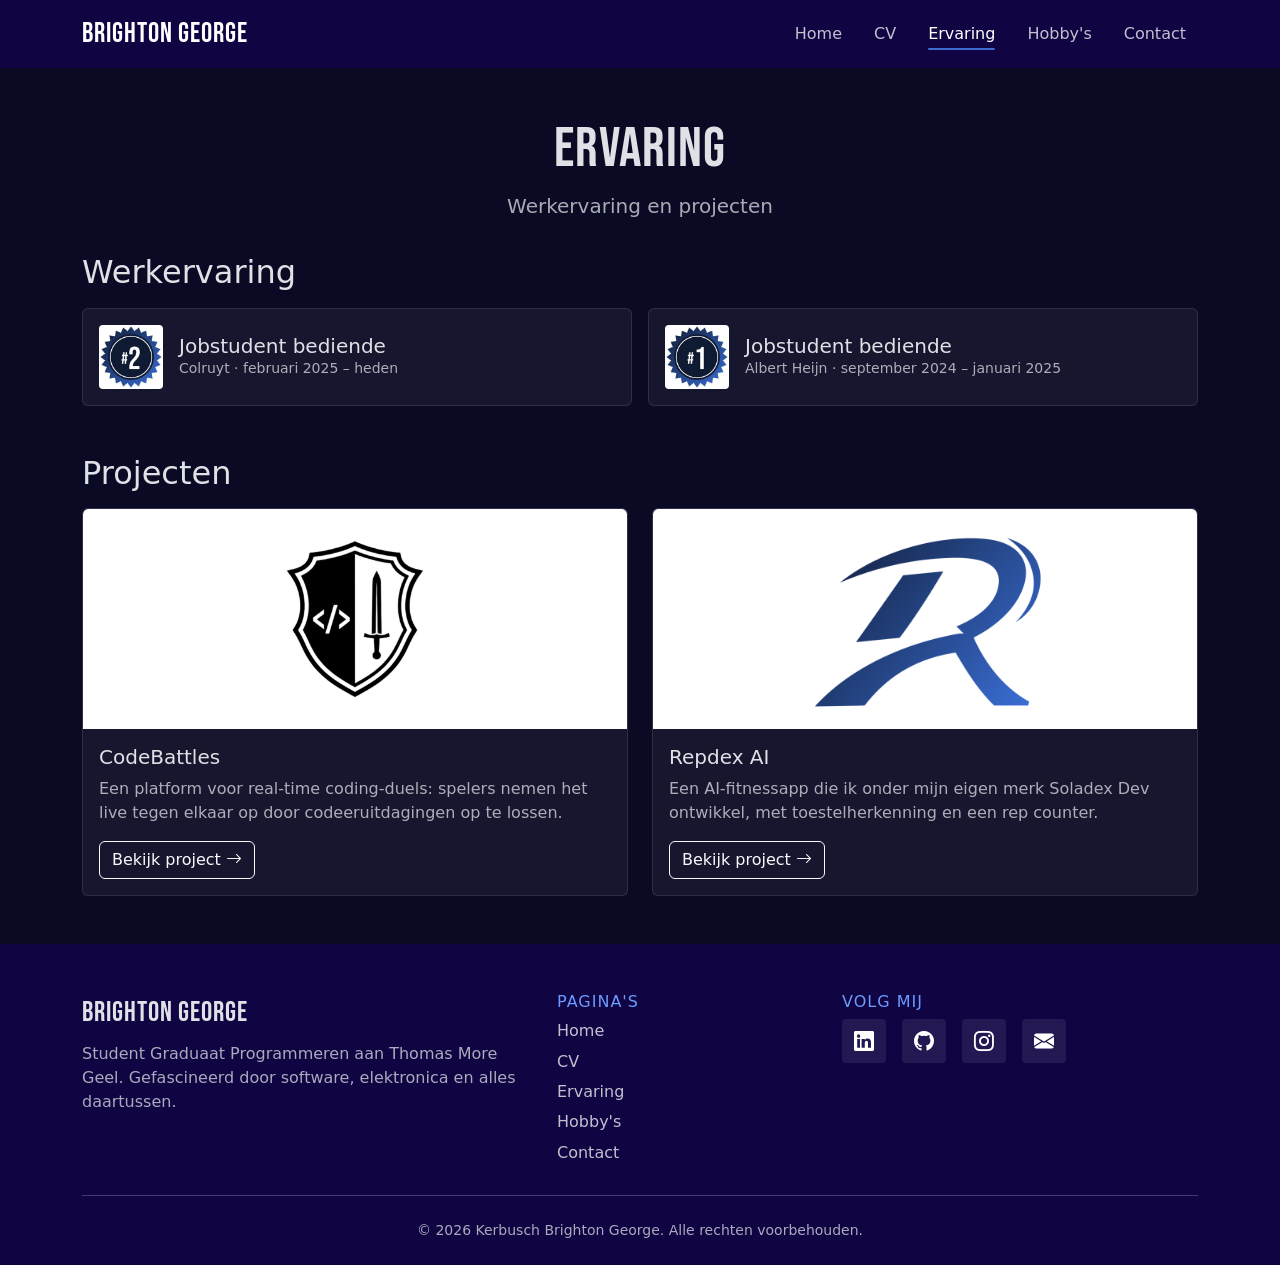
<file: ervaring.html>
<!doctype html>
<html lang="nl" data-bs-theme="dark">
<head>
  <meta charset="UTF-8" />
  <meta name="viewport" content="width=device-width, initial-scale=1.0" />
  <meta name="description" content="Werkervaring en projecten van Brighton George, waaronder Repdex AI en CodeBattles." />
  <meta name="author" content="Kerbusch Brighton George" />
  <meta name="keywords" content="Brighton George, portfolio, programmeren, Thomas More, webdevelopment, elektronica" />
  <meta name="theme-color" content="#100443" />
  <meta property="og:title" content="Ervaring | Brighton George" />
  <meta property="og:description" content="Werkervaring en projecten van Brighton George, waaronder Repdex AI en CodeBattles." />
  <meta property="og:type" content="website" />
  <title>Ervaring | Brighton George</title>
  <link rel="icon" type="image/svg+xml" href="images/favicon.svg" />
  <link rel="stylesheet" href="vendor/bootstrap/css/bootstrap.min.css" />
  <link rel="stylesheet" href="vendor/bootstrap-icons/bootstrap-icons.min.css" />
  <link rel="preconnect" href="https://fonts.googleapis.com" />
  <link rel="preconnect" href="https://fonts.gstatic.com" crossorigin />
  <link rel="stylesheet" href="https://fonts.googleapis.com/css2?family=Bebas+Neue&display=swap" />
  <link rel="stylesheet" href="css/style.css" />
</head>
<body>
  <nav class="navbar navbar-expand-lg site-nav sticky-top" aria-label="Hoofdmenu">
    <div class="container">
      <a class="navbar-brand display-name fs-3" href="index.html">Brighton George</a>
      <button class="navbar-toggler" type="button" data-bs-toggle="collapse" data-bs-target="#mainNav"
        aria-controls="mainNav" aria-expanded="false" aria-label="Menu openen">
        <span class="navbar-toggler-icon"></span>
      </button>
      <div class="collapse navbar-collapse justify-content-end" id="mainNav">
        <ul class="navbar-nav gap-lg-2">
          <li class="nav-item"><a class="nav-link" href="index.html">Home</a></li>
          <li class="nav-item"><a class="nav-link" href="cv.html">CV</a></li>
          <li class="nav-item"><a class="nav-link active" aria-current="page" href="ervaring.html">Ervaring</a></li>
          <li class="nav-item"><a class="nav-link" href="hobbies.html">Hobby's</a></li>
          <li class="nav-item"><a class="nav-link" href="contact.html">Contact</a></li>
        </ul>
      </div>
    </div>
  </nav>

  <header class="container text-center pt-5 pb-3">
    <h1 class="display-4">Ervaring</h1>
    <p class="lead text-body-secondary">Werkervaring en projecten</p>
  </header>

  <main class="container pb-5">
    <section class="mb-5" aria-labelledby="werk-titel">
      <h2 id="werk-titel" class="mb-3">Werkervaring</h2>
      <div class="row g-3">
        <div class="col-md-6">
          <div class="card p-3 h-100">
            <div class="d-flex gap-3 align-items-center">
              <img src="images/badge_2.jpg" alt="" class="badge-logo flex-shrink-0" width="64" height="64" />
              <div>
                <h3 class="h5 mb-0">Jobstudent bediende</h3>
                <p class="small text-body-secondary mb-0">Colruyt · februari 2025 – heden</p>
              </div>
            </div>
          </div>
        </div>
        <div class="col-md-6">
          <div class="card p-3 h-100">
            <div class="d-flex gap-3 align-items-center">
              <img src="images/badge_1.jpg" alt="" class="badge-logo flex-shrink-0" width="64" height="64" />
              <div>
                <h3 class="h5 mb-0">Jobstudent bediende</h3>
                <p class="small text-body-secondary mb-0">Albert Heijn · september 2024 – januari 2025</p>
              </div>
            </div>
          </div>
        </div>
      </div>
    </section>

    <section aria-labelledby="proj-titel">
      <h2 id="proj-titel" class="mb-3">Projecten</h2>
      <div class="row row-cols-1 row-cols-md-2 g-4">
        <div class="col">
          <div class="card h-100">
            <a href="codebattles.html" class="card-img-link" aria-label="Naar CodeBattles">
              <img src="images/codebattles_logo.png" class="card-img-top img-contain" alt="CodeBattles logo" loading="lazy" />
            </a>
            <div class="card-body d-flex flex-column">
              <h3 class="h5 card-title">CodeBattles</h3>
              <p class="card-text text-body-secondary">Een platform voor real-time coding-duels: spelers nemen het live tegen elkaar op door codeeruitdagingen op te lossen.</p>
              <a href="codebattles.html" class="btn btn-outline-light mt-auto align-self-start">Bekijk project <i class="bi bi-arrow-right"></i></a>
            </div>
          </div>
        </div>
        <div class="col">
          <div class="card h-100">
            <a href="repdex.html" class="card-img-link" aria-label="Naar Repdex AI">
              <img src="images/repdex_logo.png" class="card-img-top img-contain" alt="Repdex AI logo" loading="lazy" />
            </a>
            <div class="card-body d-flex flex-column">
              <h3 class="h5 card-title">Repdex AI</h3>
              <p class="card-text text-body-secondary">Een AI-fitnessapp die ik onder mijn eigen merk Soladex Dev ontwikkel, met toestelherkenning en een rep counter.</p>
              <a href="repdex.html" class="btn btn-outline-light mt-auto align-self-start">Bekijk project <i class="bi bi-arrow-right"></i></a>
            </div>
          </div>
        </div>
      </div>
    </section>
  </main>

  <footer class="site-footer pt-5 pb-4 mt-auto">
    <div class="container">
      <div class="row g-4">
        <div class="col-md-5">
          <p class="display-name fs-3 mb-2">Brighton George</p>
          <p class="text-body-secondary mb-0">Student Graduaat Programmeren aan Thomas More Geel. Gefascineerd door
            software, elektronica en alles daartussen.</p>
        </div>
        <div class="col-6 col-md-3">
          <h2 class="h6 text-uppercase footer-title">Pagina's</h2>
          <ul class="list-unstyled footer-links mb-0">
            <li><a href="index.html">Home</a></li>
            <li><a href="cv.html">CV</a></li>
            <li><a href="ervaring.html">Ervaring</a></li>
            <li><a href="hobbies.html">Hobby's</a></li>
            <li><a href="contact.html">Contact</a></li>
          </ul>
        </div>
        <div class="col-6 col-md-4">
          <h2 class="h6 text-uppercase footer-title">Volg mij</h2>
          <div class="d-flex gap-3 social-icons">
            <a href="https://www.linkedin.com/" target="_blank" rel="noopener" aria-label="LinkedIn"><i class="bi bi-linkedin"></i></a>
            <a href="https://github.com/" target="_blank" rel="noopener" aria-label="GitHub"><i class="bi bi-github"></i></a>
            <a href="https://www.instagram.com/" target="_blank" rel="noopener" aria-label="Instagram"><i class="bi bi-instagram"></i></a>
            <a href="mailto:brighton-george@outlook.com" aria-label="E-mail"><i class="bi bi-envelope-fill"></i></a>
          </div>
        </div>
      </div>
      <hr class="my-4" />
      <p class="small text-body-secondary text-center mb-0">&copy; <span id="year">2026</span> Kerbusch Brighton George. Alle rechten voorbehouden.</p>
    </div>
  </footer>

  <script src="vendor/bootstrap/js/bootstrap.bundle.min.js"></script>
  <script src="js/script.js"></script>
</body>
</html>
</file>
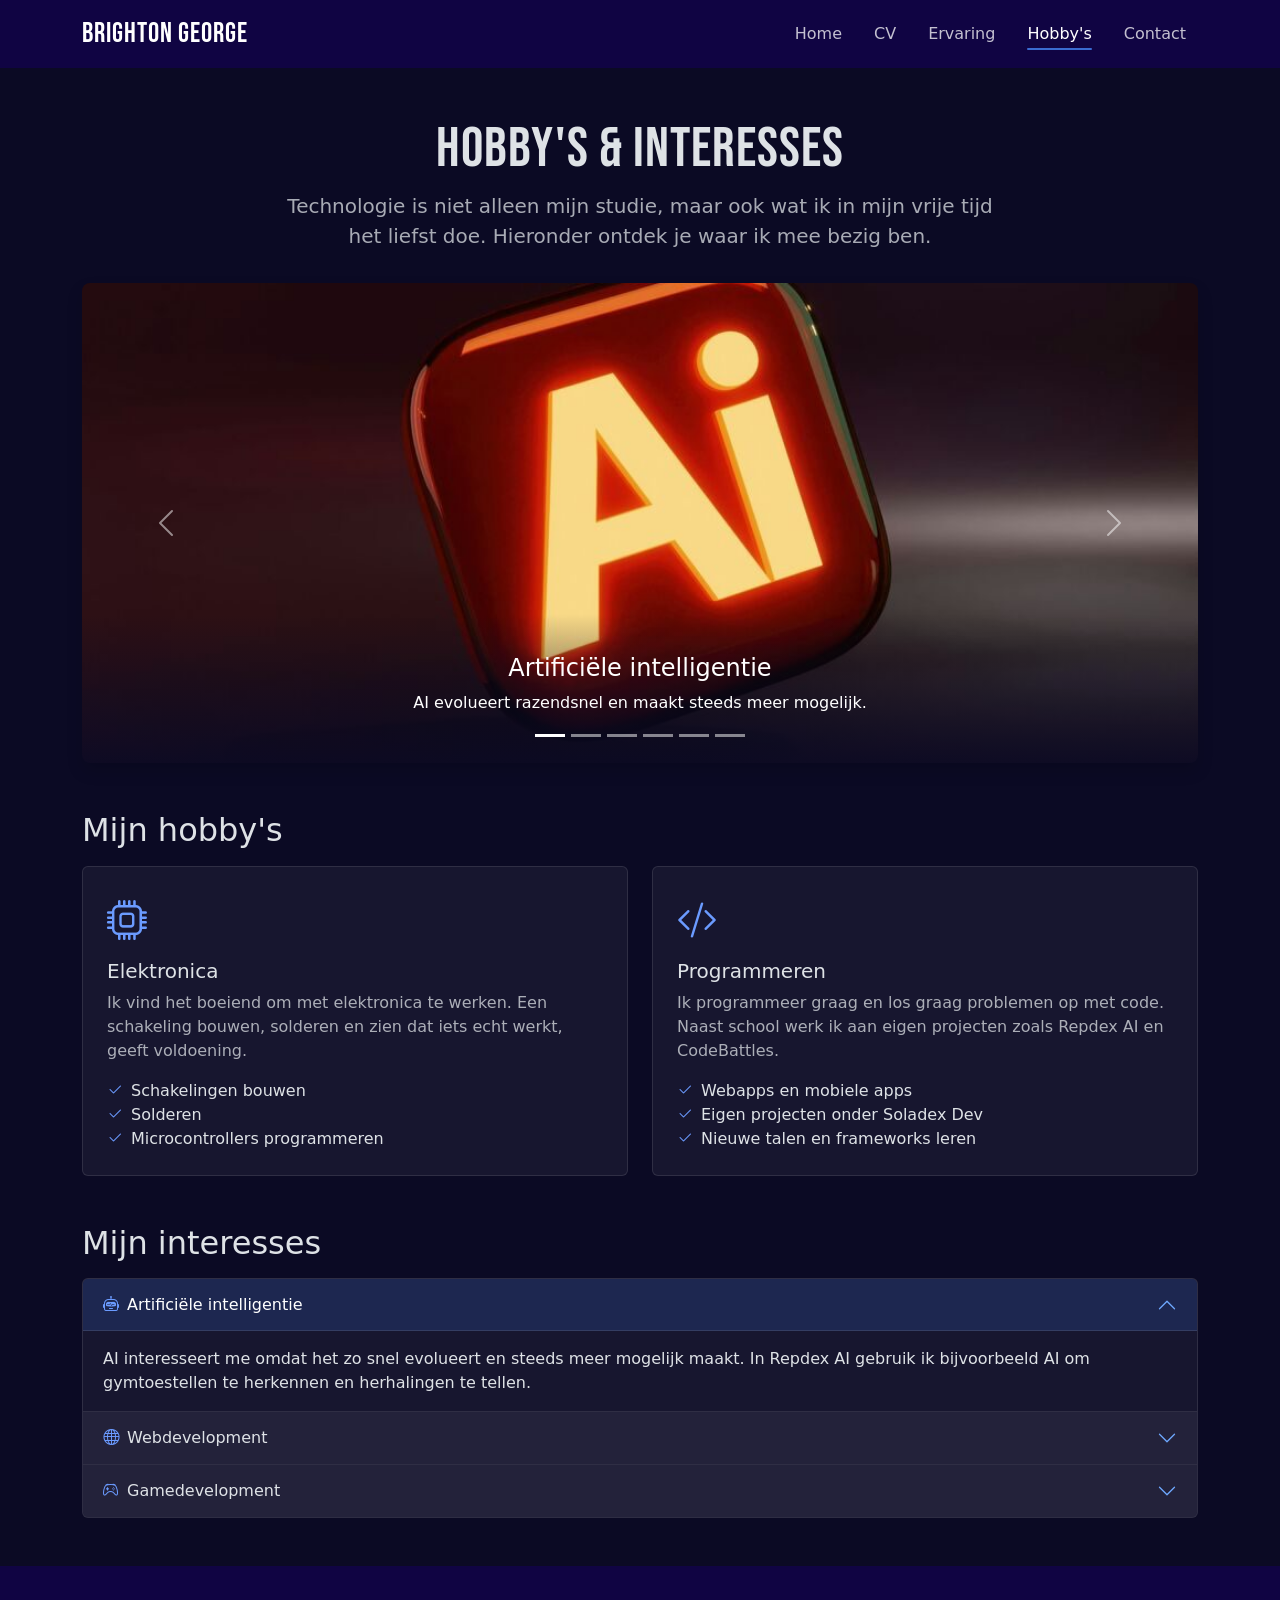
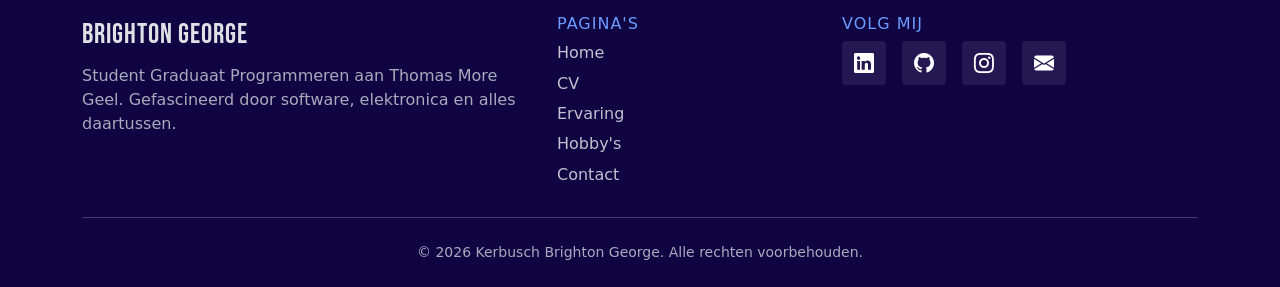
<file: hobbies.html>
<!doctype html>
<html lang="nl" data-bs-theme="dark">
<head>
  <meta charset="UTF-8" />
  <meta name="viewport" content="width=device-width, initial-scale=1.0" />
  <meta name="description" content="De hobby's en interesses van Brighton George: elektronica, programmeren, AI, webdevelopment en gamedev." />
  <meta name="author" content="Kerbusch Brighton George" />
  <meta name="keywords" content="Brighton George, portfolio, programmeren, Thomas More, webdevelopment, elektronica" />
  <meta name="theme-color" content="#100443" />
  <meta property="og:title" content="Hobby's | Brighton George" />
  <meta property="og:description" content="De hobby's en interesses van Brighton George: elektronica, programmeren, AI, webdevelopment en gamedev." />
  <meta property="og:type" content="website" />
  <title>Hobby's | Brighton George</title>
  <link rel="icon" type="image/svg+xml" href="images/favicon.svg" />
  <link rel="stylesheet" href="vendor/bootstrap/css/bootstrap.min.css" />
  <link rel="stylesheet" href="vendor/bootstrap-icons/bootstrap-icons.min.css" />
  <link rel="preconnect" href="https://fonts.googleapis.com" />
  <link rel="preconnect" href="https://fonts.gstatic.com" crossorigin />
  <link rel="stylesheet" href="https://fonts.googleapis.com/css2?family=Bebas+Neue&display=swap" />
  <link rel="stylesheet" href="css/style.css" />
</head>
<body>
  <nav class="navbar navbar-expand-lg site-nav sticky-top" aria-label="Hoofdmenu">
    <div class="container">
      <a class="navbar-brand display-name fs-3" href="index.html">Brighton George</a>
      <button class="navbar-toggler" type="button" data-bs-toggle="collapse" data-bs-target="#mainNav"
        aria-controls="mainNav" aria-expanded="false" aria-label="Menu openen">
        <span class="navbar-toggler-icon"></span>
      </button>
      <div class="collapse navbar-collapse justify-content-end" id="mainNav">
        <ul class="navbar-nav gap-lg-2">
          <li class="nav-item"><a class="nav-link" href="index.html">Home</a></li>
          <li class="nav-item"><a class="nav-link" href="cv.html">CV</a></li>
          <li class="nav-item"><a class="nav-link" href="ervaring.html">Ervaring</a></li>
          <li class="nav-item"><a class="nav-link active" aria-current="page" href="hobbies.html">Hobby's</a></li>
          <li class="nav-item"><a class="nav-link" href="contact.html">Contact</a></li>
        </ul>
      </div>
    </div>
  </nav>

  <header class="container text-center pt-5 pb-3">
    <h1 class="display-4">Hobby's &amp; interesses</h1>
    <p class="lead text-body-secondary mx-auto intro-text">Technologie is niet alleen mijn studie, maar ook wat ik in
      mijn vrije tijd het liefst doe. Hieronder ontdek je waar ik mee bezig ben.</p>
  </header>

  <main class="container pb-5">
    <section class="mb-5" aria-label="Fotoslider hobby's">
      <div id="hobbyCarousel" class="carousel slide hobby-carousel shadow" data-bs-ride="carousel" data-bs-theme="light">
        <div class="carousel-indicators">
          <button type="button" data-bs-target="#hobbyCarousel" data-bs-slide-to="0" class="active" aria-current="true" aria-label="Slide 1"></button>
          <button type="button" data-bs-target="#hobbyCarousel" data-bs-slide-to="1" aria-label="Slide 2"></button>
          <button type="button" data-bs-target="#hobbyCarousel" data-bs-slide-to="2" aria-label="Slide 3"></button>
          <button type="button" data-bs-target="#hobbyCarousel" data-bs-slide-to="3" aria-label="Slide 4"></button>
          <button type="button" data-bs-target="#hobbyCarousel" data-bs-slide-to="4" aria-label="Slide 5"></button>
          <button type="button" data-bs-target="#hobbyCarousel" data-bs-slide-to="5" aria-label="Slide 6"></button>
        </div>
        <div class="carousel-inner">
          <div class="carousel-item active">
            <img src="images/ai.jpg" class="d-block w-100 carousel-img" alt="Artificiële intelligentie" />
            <div class="carousel-caption">
              <h2 class="h4">Artificiële intelligentie</h2>
              <p class="mb-0">AI evolueert razendsnel en maakt steeds meer mogelijk.</p>
            </div>
          </div>
          <div class="carousel-item">
            <img src="images/webdev.jpg" class="d-block w-100 carousel-img" alt="Webdevelopment" loading="lazy" />
            <div class="carousel-caption">
              <h2 class="h4">Webdevelopment</h2>
              <p class="mb-0">Websites bouwen met HTML, CSS en JavaScript, zoals deze site.</p>
            </div>
          </div>
          <div class="carousel-item">
            <img src="images/gamedev.jpg" class="d-block w-100 carousel-img" alt="Gamedevelopment" loading="lazy" />
            <div class="carousel-caption">
              <h2 class="h4">Gamedevelopment</h2>
              <p class="mb-0">Zelf games maken en ontdekken hoe ze in elkaar zitten.</p>
            </div>
          </div>
          <div class="carousel-item">
            <img src="images/elektronica.jpg" class="d-block w-100 carousel-img" alt="Elektronica" loading="lazy" />
            <div class="carousel-caption">
              <h2 class="h4">Elektronica</h2>
              <p class="mb-0">Schakelingen bouwen, solderen en ontdekken hoe dingen werken.</p>
            </div>
          </div>
          <div class="carousel-item">
            <img src="images/programmeren.jpg" class="d-block w-100 carousel-img" alt="Programmeren" loading="lazy" />
            <div class="carousel-caption">
              <h2 class="h4">Programmeren</h2>
              <p class="mb-0">Problemen oplossen met code, van kleine scripts tot volledige apps.</p>
            </div>
          </div>
          <div class="carousel-item">
            <img src="images/chip.png" class="d-block w-100 carousel-img carousel-img-contain" alt="Embedded systems" loading="lazy" />
            <div class="carousel-caption">
              <h2 class="h4">Embedded systems</h2>
              <p class="mb-0">Waar hardware en software samenkomen: microcontrollers programmeren.</p>
            </div>
          </div>
        </div>
        <button class="carousel-control-prev" type="button" data-bs-target="#hobbyCarousel" data-bs-slide="prev">
          <span class="carousel-control-prev-icon" aria-hidden="true"></span>
          <span class="visually-hidden">Vorige</span>
        </button>
        <button class="carousel-control-next" type="button" data-bs-target="#hobbyCarousel" data-bs-slide="next">
          <span class="carousel-control-next-icon" aria-hidden="true"></span>
          <span class="visually-hidden">Volgende</span>
        </button>
      </div>
    </section>

    <section class="mb-5" aria-labelledby="hobby-titel">
      <h2 id="hobby-titel" class="mb-3">Mijn hobby's</h2>
      <div class="row g-4">
        <div class="col-md-6">
          <div class="card p-4 h-100">
            <i class="bi bi-cpu fs-1 mb-2 accent-icon"></i>
            <h3 class="h5">Elektronica</h3>
            <p class="text-body-secondary">Ik vind het boeiend om met elektronica te werken. Een schakeling bouwen,
              solderen en zien dat iets echt werkt, geeft voldoening.</p>
            <ul class="list-unstyled mb-0">
              <li><i class="bi bi-check2 me-2 accent-icon"></i>Schakelingen bouwen</li>
              <li><i class="bi bi-check2 me-2 accent-icon"></i>Solderen</li>
              <li><i class="bi bi-check2 me-2 accent-icon"></i>Microcontrollers programmeren</li>
            </ul>
          </div>
        </div>
        <div class="col-md-6">
          <div class="card p-4 h-100">
            <i class="bi bi-code-slash fs-1 mb-2 accent-icon"></i>
            <h3 class="h5">Programmeren</h3>
            <p class="text-body-secondary">Ik programmeer graag en los graag problemen op met code. Naast school werk
              ik aan eigen projecten zoals Repdex AI en CodeBattles.</p>
            <ul class="list-unstyled mb-0">
              <li><i class="bi bi-check2 me-2 accent-icon"></i>Webapps en mobiele apps</li>
              <li><i class="bi bi-check2 me-2 accent-icon"></i>Eigen projecten onder Soladex Dev</li>
              <li><i class="bi bi-check2 me-2 accent-icon"></i>Nieuwe talen en frameworks leren</li>
            </ul>
          </div>
        </div>
      </div>
    </section>

    <section aria-labelledby="int-titel">
      <h2 id="int-titel" class="mb-3">Mijn interesses</h2>
      <div class="accordion" id="interesses">
        <div class="accordion-item">
          <h3 class="accordion-header">
            <button class="accordion-button" type="button" data-bs-toggle="collapse" data-bs-target="#int1" aria-expanded="true" aria-controls="int1">
              <i class="bi bi-robot me-2 accent-icon"></i>Artificiële intelligentie
            </button>
          </h3>
          <div id="int1" class="accordion-collapse collapse show" data-bs-parent="#interesses">
            <div class="accordion-body">AI interesseert me omdat het zo snel evolueert en steeds meer mogelijk maakt. In
              Repdex AI gebruik ik bijvoorbeeld AI om gymtoestellen te herkennen en herhalingen te tellen.</div>
          </div>
        </div>
        <div class="accordion-item">
          <h3 class="accordion-header">
            <button class="accordion-button collapsed" type="button" data-bs-toggle="collapse" data-bs-target="#int2" aria-expanded="false" aria-controls="int2">
              <i class="bi bi-globe me-2 accent-icon"></i>Webdevelopment
            </button>
          </h3>
          <div id="int2" class="accordion-collapse collapse" data-bs-parent="#interesses">
            <div class="accordion-body">Websites maken met HTML, CSS en JavaScript, en frameworks zoals Bootstrap en
              React. Deze portfolio is daar zelf een voorbeeld van.</div>
          </div>
        </div>
        <div class="accordion-item">
          <h3 class="accordion-header">
            <button class="accordion-button collapsed" type="button" data-bs-toggle="collapse" data-bs-target="#int3" aria-expanded="false" aria-controls="int3">
              <i class="bi bi-controller me-2 accent-icon"></i>Gamedevelopment
            </button>
          </h3>
          <div id="int3" class="accordion-collapse collapse" data-bs-parent="#interesses">
            <div class="accordion-body">Ik vind het interessant om zelf games te maken en te ontdekken hoe ze werken,
              van gameplay tot 3D-modellen.</div>
          </div>
        </div>
      </div>
    </section>
  </main>

  <footer class="site-footer pt-5 pb-4 mt-auto">
    <div class="container">
      <div class="row g-4">
        <div class="col-md-5">
          <p class="display-name fs-3 mb-2">Brighton George</p>
          <p class="text-body-secondary mb-0">Student Graduaat Programmeren aan Thomas More Geel. Gefascineerd door
            software, elektronica en alles daartussen.</p>
        </div>
        <div class="col-6 col-md-3">
          <h2 class="h6 text-uppercase footer-title">Pagina's</h2>
          <ul class="list-unstyled footer-links mb-0">
            <li><a href="index.html">Home</a></li>
            <li><a href="cv.html">CV</a></li>
            <li><a href="ervaring.html">Ervaring</a></li>
            <li><a href="hobbies.html">Hobby's</a></li>
            <li><a href="contact.html">Contact</a></li>
          </ul>
        </div>
        <div class="col-6 col-md-4">
          <h2 class="h6 text-uppercase footer-title">Volg mij</h2>
          <div class="d-flex gap-3 social-icons">
            <a href="https://www.linkedin.com/" target="_blank" rel="noopener" aria-label="LinkedIn"><i class="bi bi-linkedin"></i></a>
            <a href="https://github.com/" target="_blank" rel="noopener" aria-label="GitHub"><i class="bi bi-github"></i></a>
            <a href="https://www.instagram.com/" target="_blank" rel="noopener" aria-label="Instagram"><i class="bi bi-instagram"></i></a>
            <a href="mailto:brighton-george@outlook.com" aria-label="E-mail"><i class="bi bi-envelope-fill"></i></a>
          </div>
        </div>
      </div>
      <hr class="my-4" />
      <p class="small text-body-secondary text-center mb-0">&copy; <span id="year">2026</span> Kerbusch Brighton George. Alle rechten voorbehouden.</p>
    </div>
  </footer>

  <script src="vendor/bootstrap/js/bootstrap.bundle.min.js"></script>
  <script src="js/script.js"></script>
</body>
</html>
</file>
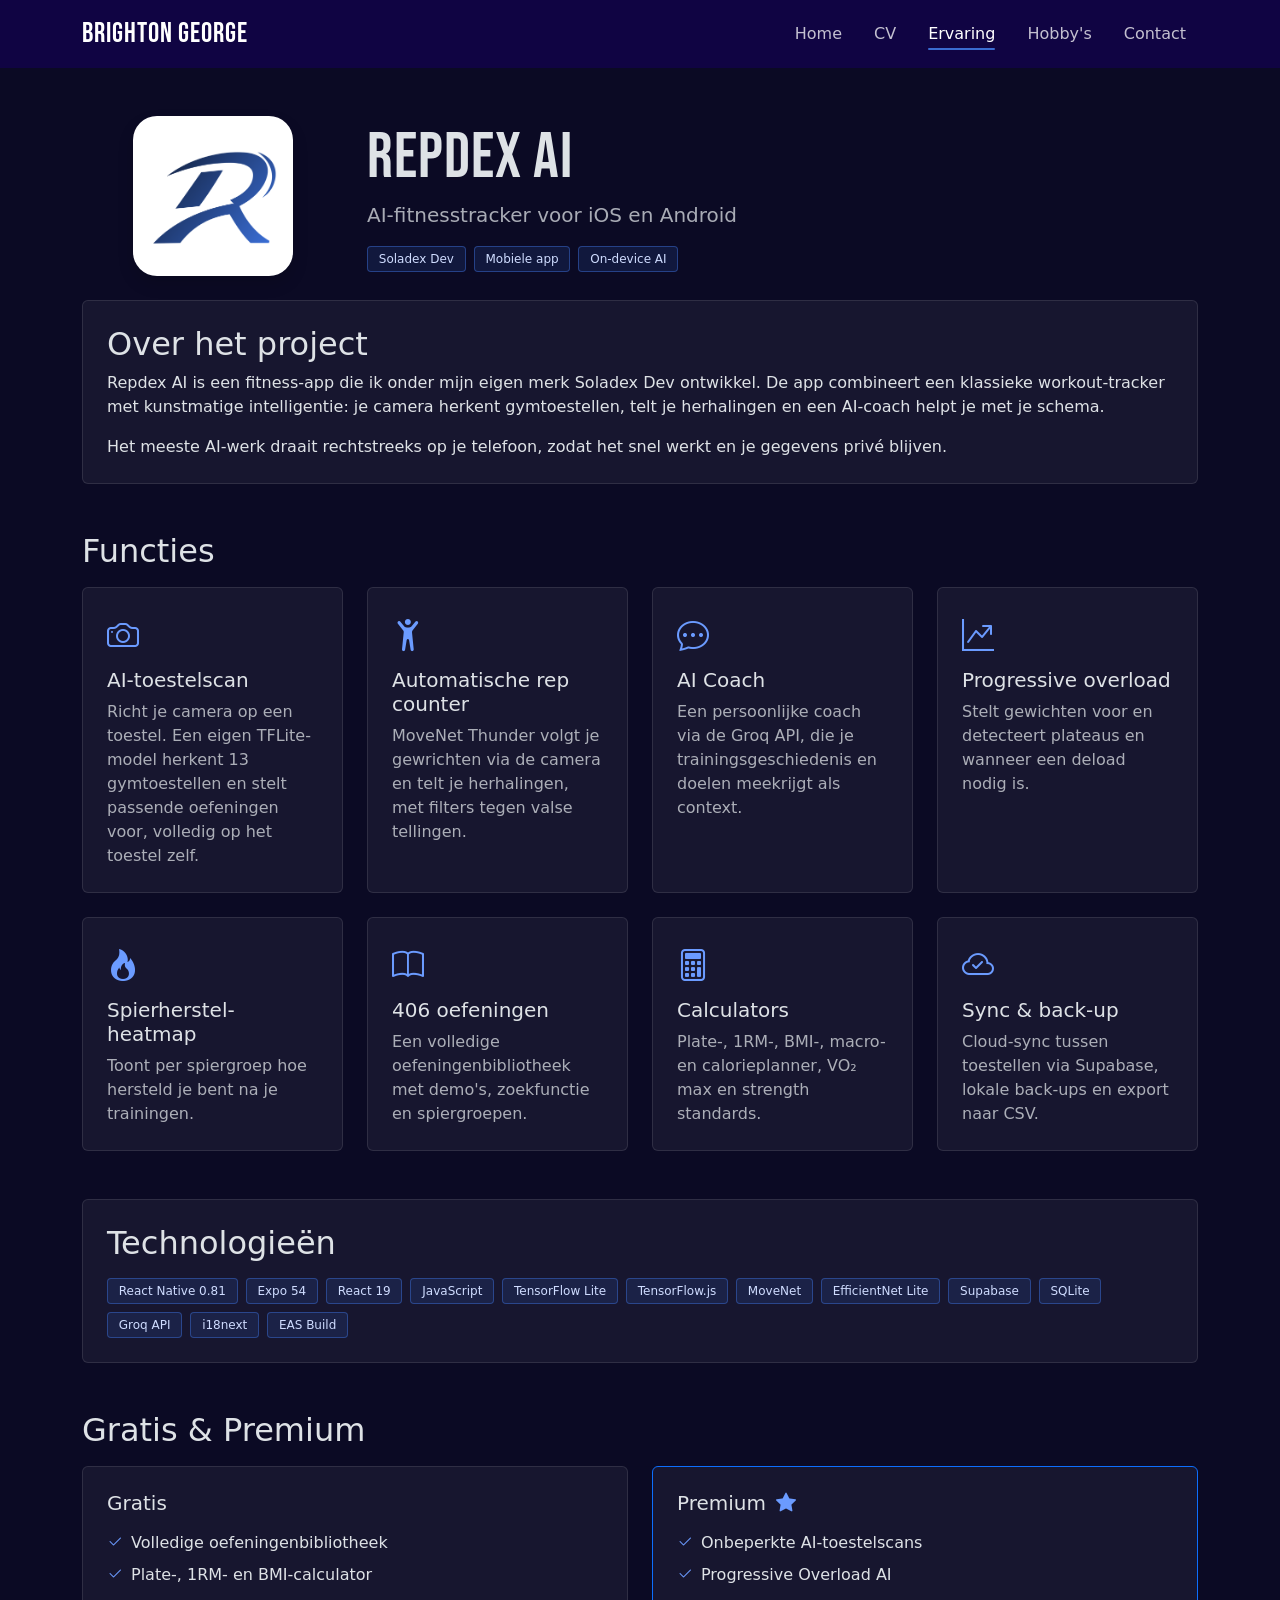
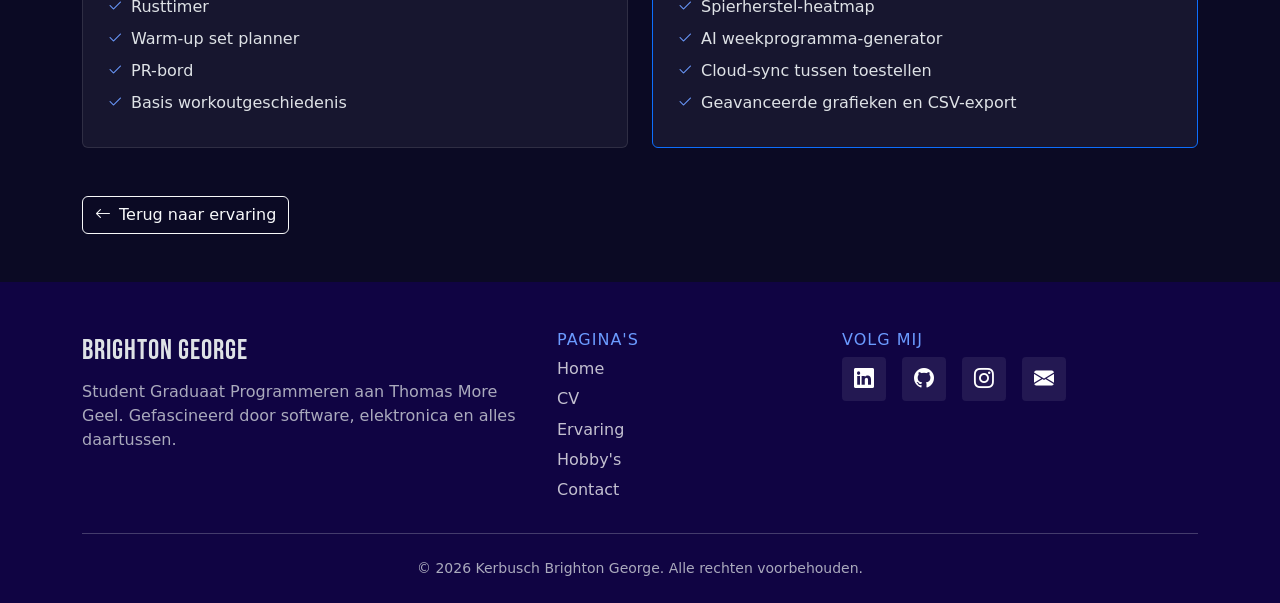
<file: repdex.html>
<!doctype html>
<html lang="nl" data-bs-theme="dark">
<head>
  <meta charset="UTF-8" />
  <meta name="viewport" content="width=device-width, initial-scale=1.0" />
  <meta name="description" content="Repdex AI: een AI-fitnessapp van Soladex Dev, ontwikkeld door Brighton George." />
  <meta name="author" content="Kerbusch Brighton George" />
  <meta name="keywords" content="Brighton George, portfolio, programmeren, Thomas More, webdevelopment, elektronica" />
  <meta name="theme-color" content="#100443" />
  <meta property="og:title" content="Repdex AI | Brighton George" />
  <meta property="og:description" content="Repdex AI: een AI-fitnessapp van Soladex Dev, ontwikkeld door Brighton George." />
  <meta property="og:type" content="website" />
  <title>Repdex AI | Brighton George</title>
  <link rel="icon" type="image/svg+xml" href="images/favicon.svg" />
  <link rel="stylesheet" href="vendor/bootstrap/css/bootstrap.min.css" />
  <link rel="stylesheet" href="vendor/bootstrap-icons/bootstrap-icons.min.css" />
  <link rel="preconnect" href="https://fonts.googleapis.com" />
  <link rel="preconnect" href="https://fonts.gstatic.com" crossorigin />
  <link rel="stylesheet" href="https://fonts.googleapis.com/css2?family=Bebas+Neue&display=swap" />
  <link rel="stylesheet" href="css/style.css" />
</head>
<body>
  <nav class="navbar navbar-expand-lg site-nav sticky-top" aria-label="Hoofdmenu">
    <div class="container">
      <a class="navbar-brand display-name fs-3" href="index.html">Brighton George</a>
      <button class="navbar-toggler" type="button" data-bs-toggle="collapse" data-bs-target="#mainNav"
        aria-controls="mainNav" aria-expanded="false" aria-label="Menu openen">
        <span class="navbar-toggler-icon"></span>
      </button>
      <div class="collapse navbar-collapse justify-content-end" id="mainNav">
        <ul class="navbar-nav gap-lg-2">
          <li class="nav-item"><a class="nav-link" href="index.html">Home</a></li>
          <li class="nav-item"><a class="nav-link" href="cv.html">CV</a></li>
          <li class="nav-item"><a class="nav-link active" aria-current="page" href="ervaring.html">Ervaring</a></li>
          <li class="nav-item"><a class="nav-link" href="hobbies.html">Hobby's</a></li>
          <li class="nav-item"><a class="nav-link" href="contact.html">Contact</a></li>
        </ul>
      </div>
    </div>
  </nav>

  <header class="container pt-5 pb-4">
    <div class="row align-items-center g-4 text-center text-md-start">
      <div class="col-md-3 text-center">
        <img src="images/repdex_logo.png" alt="Repdex AI logo" class="project-logo shadow" width="160" height="160" />
      </div>
      <div class="col-md-9">
        <h1 class="display-3 mb-1">Repdex AI</h1>
        <p class="lead text-body-secondary mb-3">AI-fitnesstracker voor iOS en Android</p>
        <div class="d-flex flex-wrap gap-2 justify-content-center justify-content-md-start">
          <span class="badge tech-badge">Soladex Dev</span>
          <span class="badge tech-badge">Mobiele app</span>
          <span class="badge tech-badge">On-device AI</span>
        </div>
      </div>
    </div>
  </header>

  <main class="container pb-5">
    <section class="mb-5">
      <div class="card p-4">
        <h2>Over het project</h2>
        <p>Repdex AI is een fitness-app die ik onder mijn eigen merk Soladex Dev ontwikkel. De app combineert een
          klassieke workout-tracker met kunstmatige intelligentie: je camera herkent gymtoestellen, telt je herhalingen
          en een AI-coach helpt je met je schema.</p>
        <p class="mb-0">Het meeste AI-werk draait rechtstreeks op je telefoon, zodat het snel werkt en je gegevens privé
          blijven.</p>
      </div>
    </section>

    <section class="mb-5">
      <h2 class="mb-3">Functies</h2>
      <div class="row row-cols-1 row-cols-md-2 row-cols-lg-4 g-4">
        <div class="col">
          <div class="card h-100 p-4">
            <i class="bi bi-camera fs-2 mb-2 accent-icon"></i>
            <h3 class="h5">AI-toestelscan</h3>
            <p class="mb-0 text-body-secondary">Richt je camera op een toestel. Een eigen TFLite-model herkent 13 gymtoestellen en stelt passende oefeningen voor, volledig op het toestel zelf.</p>
          </div>
        </div>
        <div class="col">
          <div class="card h-100 p-4">
            <i class="bi bi-person-arms-up fs-2 mb-2 accent-icon"></i>
            <h3 class="h5">Automatische rep counter</h3>
            <p class="mb-0 text-body-secondary">MoveNet Thunder volgt je gewrichten via de camera en telt je herhalingen, met filters tegen valse tellingen.</p>
          </div>
        </div>
        <div class="col">
          <div class="card h-100 p-4">
            <i class="bi bi-chat-dots fs-2 mb-2 accent-icon"></i>
            <h3 class="h5">AI Coach</h3>
            <p class="mb-0 text-body-secondary">Een persoonlijke coach via de Groq API, die je trainingsgeschiedenis en doelen meekrijgt als context.</p>
          </div>
        </div>
        <div class="col">
          <div class="card h-100 p-4">
            <i class="bi bi-graph-up-arrow fs-2 mb-2 accent-icon"></i>
            <h3 class="h5">Progressive overload</h3>
            <p class="mb-0 text-body-secondary">Stelt gewichten voor en detecteert plateaus en wanneer een deload nodig is.</p>
          </div>
        </div>
        <div class="col">
          <div class="card h-100 p-4">
            <i class="bi bi-fire fs-2 mb-2 accent-icon"></i>
            <h3 class="h5">Spierherstel-heatmap</h3>
            <p class="mb-0 text-body-secondary">Toont per spiergroep hoe hersteld je bent na je trainingen.</p>
          </div>
        </div>
        <div class="col">
          <div class="card h-100 p-4">
            <i class="bi bi-book fs-2 mb-2 accent-icon"></i>
            <h3 class="h5">406 oefeningen</h3>
            <p class="mb-0 text-body-secondary">Een volledige oefeningenbibliotheek met demo's, zoekfunctie en spiergroepen.</p>
          </div>
        </div>
        <div class="col">
          <div class="card h-100 p-4">
            <i class="bi bi-calculator fs-2 mb-2 accent-icon"></i>
            <h3 class="h5">Calculators</h3>
            <p class="mb-0 text-body-secondary">Plate-, 1RM-, BMI-, macro- en calorieplanner, VO₂ max en strength standards.</p>
          </div>
        </div>
        <div class="col">
          <div class="card h-100 p-4">
            <i class="bi bi-cloud-check fs-2 mb-2 accent-icon"></i>
            <h3 class="h5">Sync & back-up</h3>
            <p class="mb-0 text-body-secondary">Cloud-sync tussen toestellen via Supabase, lokale back-ups en export naar CSV.</p>
          </div>
        </div>
      </div>
    </section>

    <section class="mb-5">
      <div class="card p-4">
        <h2 class="mb-3">Technologieën</h2>
        <div class="d-flex flex-wrap gap-2">
          <span class="badge tech-badge">React Native 0.81</span>
          <span class="badge tech-badge">Expo 54</span>
          <span class="badge tech-badge">React 19</span>
          <span class="badge tech-badge">JavaScript</span>
          <span class="badge tech-badge">TensorFlow Lite</span>
          <span class="badge tech-badge">TensorFlow.js</span>
          <span class="badge tech-badge">MoveNet</span>
          <span class="badge tech-badge">EfficientNet Lite</span>
          <span class="badge tech-badge">Supabase</span>
          <span class="badge tech-badge">SQLite</span>
          <span class="badge tech-badge">Groq API</span>
          <span class="badge tech-badge">i18next</span>
          <span class="badge tech-badge">EAS Build</span>
        </div>
      </div>
    </section>

    <section class="mb-5">
      <h2 class="mb-3">Gratis &amp; Premium</h2>
      <div class="row g-4">
        <div class="col-md-6">
          <div class="card p-4 h-100">
            <h3 class="h5 mb-3">Gratis</h3>
            <ul class="list-unstyled mb-0">
              <li class="mb-2"><i class="bi bi-check2 me-2 accent-icon"></i>Volledige oefeningenbibliotheek</li>
              <li class="mb-2"><i class="bi bi-check2 me-2 accent-icon"></i>Plate-, 1RM- en BMI-calculator</li>
              <li class="mb-2"><i class="bi bi-check2 me-2 accent-icon"></i>Rusttimer</li>
              <li class="mb-2"><i class="bi bi-check2 me-2 accent-icon"></i>Warm-up set planner</li>
              <li class="mb-2"><i class="bi bi-check2 me-2 accent-icon"></i>PR-bord</li>
              <li class="mb-2"><i class="bi bi-check2 me-2 accent-icon"></i>Basis workoutgeschiedenis</li>
            </ul>
          </div>
        </div>
        <div class="col-md-6">
          <div class="card p-4 h-100 border-primary">
            <h3 class="h5 mb-3">Premium <i class="bi bi-star-fill ms-1 accent-icon"></i></h3>
            <ul class="list-unstyled mb-0">
              <li class="mb-2"><i class="bi bi-check2 me-2 accent-icon"></i>Onbeperkte AI-toestelscans</li>
              <li class="mb-2"><i class="bi bi-check2 me-2 accent-icon"></i>Progressive Overload AI</li>
              <li class="mb-2"><i class="bi bi-check2 me-2 accent-icon"></i>Spierherstel-heatmap</li>
              <li class="mb-2"><i class="bi bi-check2 me-2 accent-icon"></i>AI weekprogramma-generator</li>
              <li class="mb-2"><i class="bi bi-check2 me-2 accent-icon"></i>Cloud-sync tussen toestellen</li>
              <li class="mb-2"><i class="bi bi-check2 me-2 accent-icon"></i>Geavanceerde grafieken en CSV-export</li>
            </ul>
          </div>
        </div>
      </div>
    </section>

    <a href="ervaring.html" class="btn btn-outline-light"><i class="bi bi-arrow-left me-2"></i>Terug naar ervaring</a>
  </main>

  <footer class="site-footer pt-5 pb-4 mt-auto">
    <div class="container">
      <div class="row g-4">
        <div class="col-md-5">
          <p class="display-name fs-3 mb-2">Brighton George</p>
          <p class="text-body-secondary mb-0">Student Graduaat Programmeren aan Thomas More Geel. Gefascineerd door
            software, elektronica en alles daartussen.</p>
        </div>
        <div class="col-6 col-md-3">
          <h2 class="h6 text-uppercase footer-title">Pagina's</h2>
          <ul class="list-unstyled footer-links mb-0">
            <li><a href="index.html">Home</a></li>
            <li><a href="cv.html">CV</a></li>
            <li><a href="ervaring.html">Ervaring</a></li>
            <li><a href="hobbies.html">Hobby's</a></li>
            <li><a href="contact.html">Contact</a></li>
          </ul>
        </div>
        <div class="col-6 col-md-4">
          <h2 class="h6 text-uppercase footer-title">Volg mij</h2>
          <div class="d-flex gap-3 social-icons">
            <a href="https://www.linkedin.com/" target="_blank" rel="noopener" aria-label="LinkedIn"><i class="bi bi-linkedin"></i></a>
            <a href="https://github.com/" target="_blank" rel="noopener" aria-label="GitHub"><i class="bi bi-github"></i></a>
            <a href="https://www.instagram.com/" target="_blank" rel="noopener" aria-label="Instagram"><i class="bi bi-instagram"></i></a>
            <a href="mailto:brighton-george@outlook.com" aria-label="E-mail"><i class="bi bi-envelope-fill"></i></a>
          </div>
        </div>
      </div>
      <hr class="my-4" />
      <p class="small text-body-secondary text-center mb-0">&copy; <span id="year">2026</span> Kerbusch Brighton George. Alle rechten voorbehouden.</p>
    </div>
  </footer>

  <script src="vendor/bootstrap/js/bootstrap.bundle.min.js"></script>
  <script src="js/script.js"></script>
</body>
</html>
</file>
<file: css/style.css>
:root {
  --navy: #100443;
  --accent: #3a6bd1;
  --accent-light: #6b9bff;
  --bg: #0b0a24;
}

html {
  scroll-behavior: smooth;
}

body {
  background-color: var(--bg);
  min-height: 100vh;
  display: flex;
  flex-direction: column;
}

main {
  flex: 1;
}

h1,
.display-name {
  font-family: "Bebas Neue", sans-serif;
  letter-spacing: 1px;
}

.accent-icon {
  color: var(--accent-light);
}

.btn-accent {
  --bs-btn-color: #fff;
  --bs-btn-bg: var(--accent);
  --bs-btn-border-color: var(--accent);
  --bs-btn-hover-color: #fff;
  --bs-btn-hover-bg: #2f5bb8;
  --bs-btn-hover-border-color: #2f5bb8;
  --bs-btn-active-bg: #284fa0;
  --bs-btn-active-border-color: #284fa0;
}

.site-nav {
  background-color: var(--navy);
}

.site-nav .nav-link {
  position: relative;
  padding-left: 0.75rem !important;
  padding-right: 0.75rem !important;
  color: rgba(255, 255, 255, 0.75);
  transition: color 0.2s;
}

.site-nav .nav-link::after {
  content: "";
  position: absolute;
  left: 0.75rem;
  right: 0.75rem;
  bottom: 0.25rem;
  height: 2px;
  border-radius: 2px;
  background-color: var(--accent);
  transform: scaleX(0);
  transition: transform 0.25s ease;
}

.site-nav .nav-link:hover,
.site-nav .nav-link.active {
  color: #fff;
}

.site-nav .nav-link:hover::after,
.site-nav .nav-link.active::after {
  transform: scaleX(1);
}

.hero {
  background:
    radial-gradient(circle at 80% 30%, rgba(58, 107, 209, 0.35), transparent 55%),
    linear-gradient(135deg, var(--navy) 0%, var(--bg) 70%);
  border-bottom: 1px solid rgba(255, 255, 255, 0.08);
}

.hero-label {
  color: var(--accent-light);
  text-transform: uppercase;
  letter-spacing: 2px;
  font-size: 0.9rem;
  font-weight: 600;
}

.hero-img {
  width: 300px;
  height: 300px;
  max-width: 70vw;
  max-height: 70vw;
  object-fit: cover;
  border: 6px solid var(--accent);
}

.profile-img {
  width: 180px;
  height: 180px;
  object-fit: cover;
  border: 4px solid var(--accent);
}

.card {
  background-color: rgba(255, 255, 255, 0.05);
  border-color: rgba(255, 255, 255, 0.1);
  transition: transform 0.2s;
}

.card:hover {
  transform: translateY(-4px);
}

.card-img-top {
  height: 220px;
  object-fit: cover;
}

.card-img-link {
  display: block;
  overflow: hidden;
  border-top-left-radius: var(--bs-card-inner-border-radius);
  border-top-right-radius: var(--bs-card-inner-border-radius);
}

.card-img-link img {
  transition: transform 0.3s ease;
}

.card-img-link:hover img {
  transform: scale(1.05);
}

.img-contain {
  object-fit: contain;
  background-color: #fff;
  padding: 1rem;
}

.badge-logo {
  width: 64px;
  height: 64px;
  object-fit: contain;
  border-radius: 4px;
}

.list-group .badge-logo {
  width: 48px;
  height: 48px;
}

.progress-bar {
  background-color: var(--accent);
}

.timeline {
  position: relative;
  padding-left: 1.5rem;
  border-left: 2px solid rgba(58, 107, 209, 0.4);
}

.timeline-item {
  position: relative;
  padding-bottom: 1.25rem;
}

.timeline-item:last-child {
  padding-bottom: 0;
}

.timeline-item::before {
  content: "";
  position: absolute;
  left: calc(-1.5rem - 7px);
  top: 0.3rem;
  width: 12px;
  height: 12px;
  border-radius: 50%;
  background-color: var(--bg);
  border: 2px solid var(--accent);
}

.timeline-item.current::before {
  background-color: var(--accent);
}

.skills-swiper {
  width: 100%;
  min-width: 0;
  padding-bottom: 2.5rem;
}

.skill-tile {
  display: flex;
  flex-direction: column;
  align-items: center;
  justify-content: center;
  gap: 0.75rem;
  height: 150px;
  background-color: #fff;
  border-radius: 4px;
  color: #100443;
  font-weight: 600;
}

.skill-tile img {
  width: 64px;
  height: 64px;
}

.skills-swiper .swiper-pagination-bullet {
  background-color: #fff;
}

.skills-swiper .swiper-pagination-bullet-active {
  background-color: var(--accent);
}

.hobby-carousel {
  border-radius: 0.5rem;
  overflow: hidden;
}

.carousel-img {
  height: 480px;
  object-fit: cover;
}

.carousel-img-contain {
  object-fit: contain;
  background-color: #fff;
  padding: 3rem 0 7rem;
}

.hobby-carousel .carousel-caption {
  left: 0;
  right: 0;
  bottom: 0;
  padding: 2.5rem 1.5rem 3rem;
  background: linear-gradient(transparent, rgba(11, 10, 36, 0.92));
}

.intro-text {
  max-width: 720px;
}

.accordion {
  --bs-accordion-bg: rgba(255, 255, 255, 0.05);
  --bs-accordion-border-color: rgba(255, 255, 255, 0.1);
  --bs-accordion-active-bg: rgba(58, 107, 209, 0.2);
  --bs-accordion-active-color: #fff;
  --bs-accordion-btn-focus-box-shadow: 0 0 0 0.25rem rgba(58, 107, 209, 0.35);
}

.contact-list li {
  display: flex;
  gap: 1rem;
  align-items: flex-start;
  margin-bottom: 1rem;
}

.contact-list li:last-child {
  margin-bottom: 0;
}

.contact-list .bi {
  font-size: 1.25rem;
  color: var(--accent-light);
}

.project-logo {
  width: 160px;
  height: 160px;
  object-fit: contain;
  background-color: #fff;
  border-radius: 1.5rem;
  padding: 1rem;
}

.tech-badge {
  background-color: rgba(58, 107, 209, 0.15);
  border: 1px solid rgba(58, 107, 209, 0.5);
  color: #cfdcff;
  font-weight: 500;
  padding: 0.5em 0.9em;
  border-radius: 4px;
}

.step-nr {
  display: inline-flex;
  align-items: center;
  justify-content: center;
  width: 2.5rem;
  height: 2.5rem;
  border-radius: 4px;
  background-color: var(--accent);
  color: #fff;
  font-family: "Bebas Neue", sans-serif;
  font-size: 1.5rem;
}

.avatar {
  display: inline-flex;
  align-items: center;
  justify-content: center;
  width: 4rem;
  height: 4rem;
  border-radius: 50%;
  background-color: rgba(58, 107, 209, 0.15);
  border: 2px solid var(--accent);
  color: #fff;
  font-weight: 600;
}

.site-footer {
  background-color: var(--navy);
}

.footer-title {
  color: var(--accent-light);
  letter-spacing: 1px;
}

.footer-links li {
  margin-bottom: 0.4rem;
}

.footer-links a {
  color: rgba(255, 255, 255, 0.75);
  text-decoration: none;
}

.footer-links a:hover {
  color: #fff;
}

.social-icons a {
  display: inline-flex;
  align-items: center;
  justify-content: center;
  width: 2.75rem;
  height: 2.75rem;
  border-radius: 4px;
  background-color: rgba(255, 255, 255, 0.08);
  color: #fff;
  font-size: 1.25rem;
  transition: background-color 0.2s;
}

.social-icons a:hover {
  background-color: var(--accent);
}

@media (max-width: 767.98px) {
  .carousel-img {
    height: 320px;
  }

  .hobby-carousel .carousel-caption p {
    font-size: 0.9rem;
  }

  .card-img-top {
    height: 200px;
  }
}
</file>
